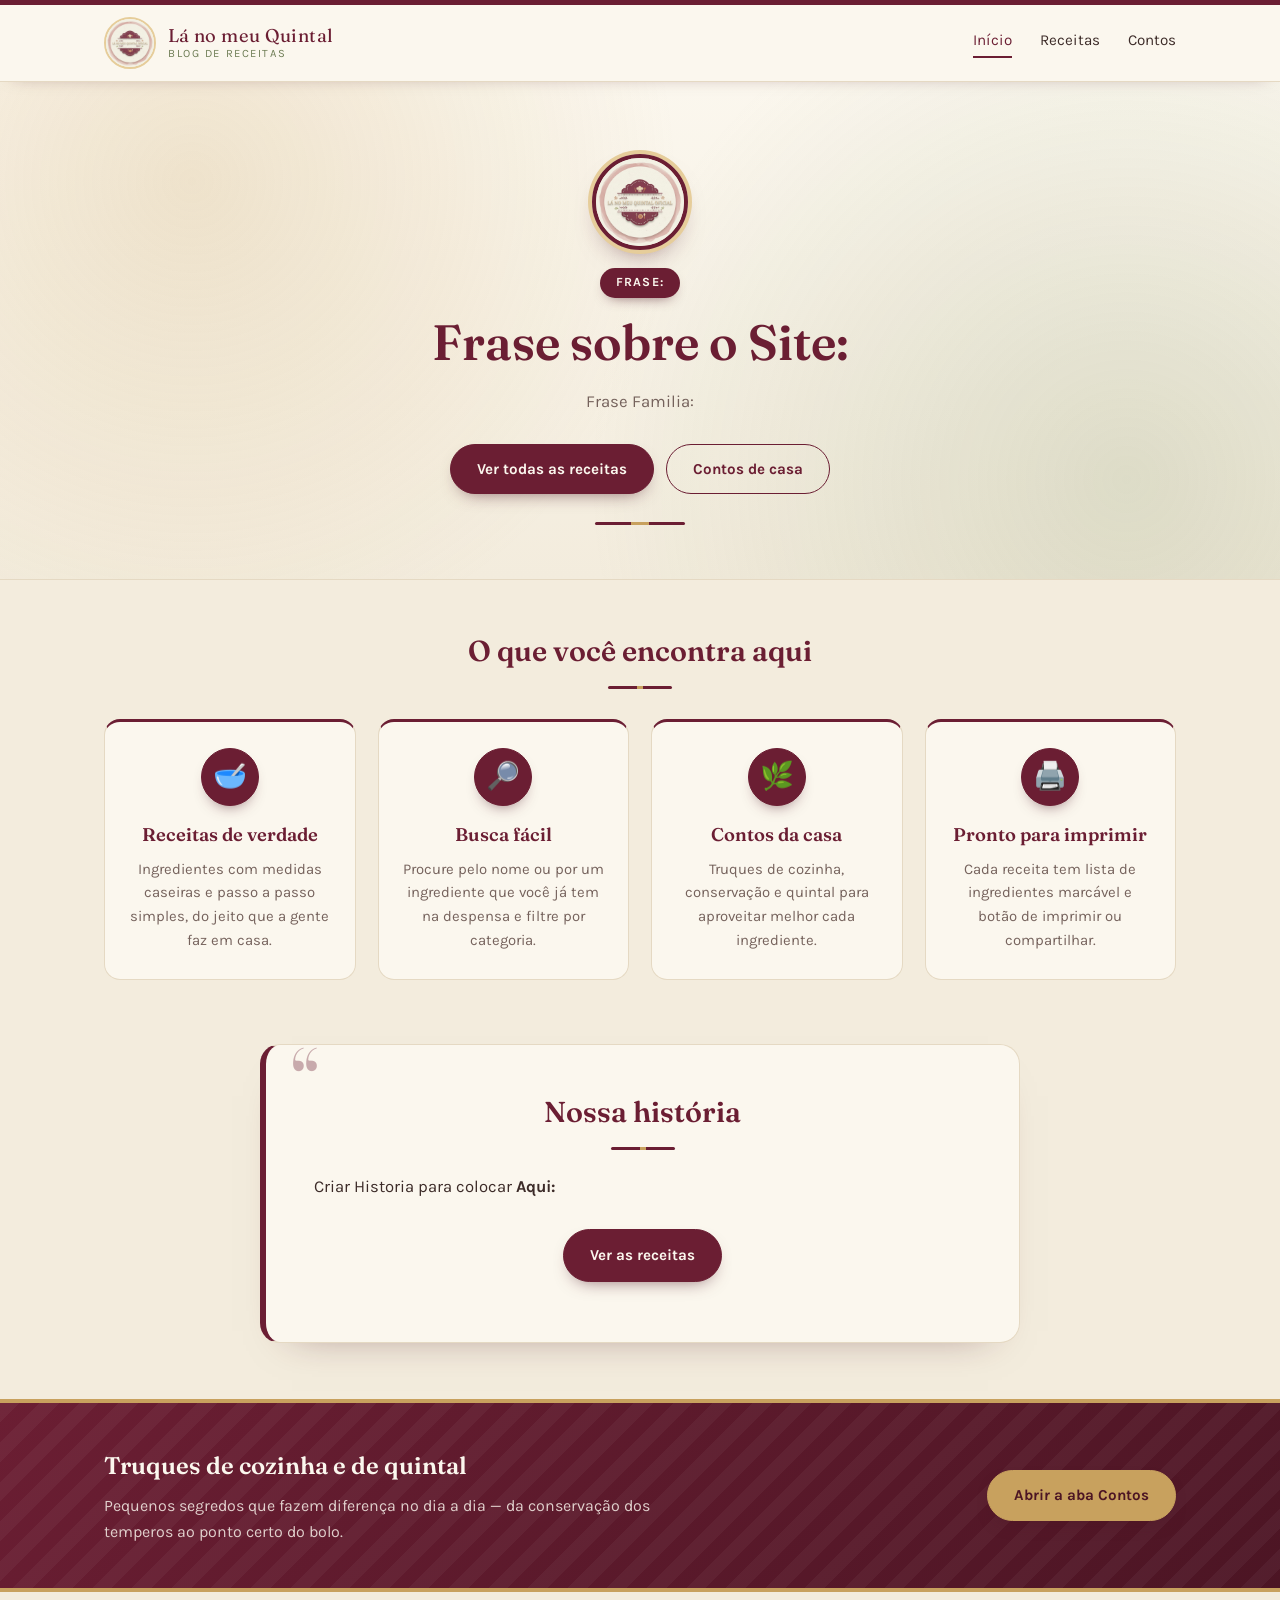
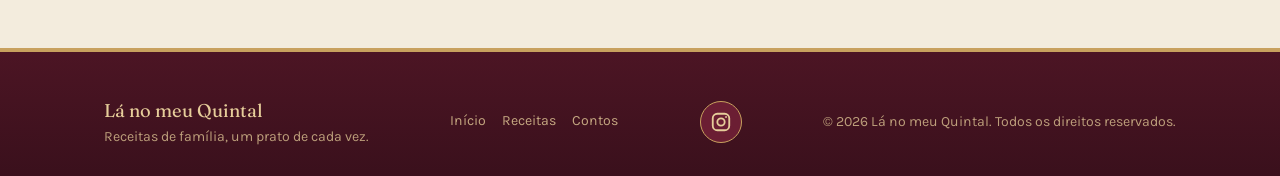
<file: index.html>
<!DOCTYPE html>
<html lang="pt-BR">
<head>
<meta charset="UTF-8" />
<meta name="viewport" content="width=device-width, initial-scale=1.0, viewport-fit=cover" />
<title>Lá no meu Quintal — blog de receitas</title>
<meta name="description" content="Receitas de família, feitas com o que tem no quintal e na cozinha de casa." />
<meta name="theme-color" content="#6b1e33" />
<meta property="og:type" content="website" />
<meta property="og:title" content="Lá no meu Quintal — blog de receitas" />
<meta property="og:description" content="Receitas de família, feitas com o que tem no quintal e na cozinha de casa." />
<meta property="og:image" content="assets/logo.jpeg" />
<link rel="icon" type="image/jpeg" href="assets/logo.jpeg" />
<link rel="preconnect" href="https://fonts.googleapis.com" />
<link rel="preconnect" href="https://fonts.gstatic.com" crossorigin />
<link href="https://fonts.googleapis.com/css2?family=Fraunces:wght@500;600;700&family=Karla:wght@400;500;700&display=swap" rel="stylesheet" />
<link rel="stylesheet" href="estilos.css" />
</head>
<body>

<a href="#historia" class="pular-conteudo">Pular para a nossa história</a>

<header class="cabecalho">
  <div class="container">
    <a href="index.html" class="marca">
      <img src="assets/logo.jpeg" alt="Logo Lá no meu Quintal" width="52" height="52" />
      <span class="marca-nome">Lá no meu Quintal<span>BLOG DE RECEITAS</span></span>
    </a>
    <button class="menu-botao" id="botaoMenu" type="button" aria-label="Abrir menu" aria-expanded="false" aria-controls="navegacao">☰</button>
    <nav class="navegacao" id="navegacao" aria-label="Navegação principal">
      <a href="index.html" class="ativo" aria-current="page">Início</a>
      <a href="receitas.html">Receitas</a>
      <a href="dicas.html">Contos</a>
    </nav>
  </div>
</header>

<main>
  <section class="hero">
    <div class="container">
      <img src="assets/logo.jpeg" alt="" width="96" height="96" class="hero-logo" />
      <span class="hero-selo">Frase:</span>
      <h1>Frase sobre o Site:</h1>
      <p>Frase Familia:</p>
      <div class="hero-acoes">
        <a href="receitas.html" class="botao-primario">Ver todas as receitas</a>
        <a href="dicas.html" class="botao-secundario">Contos de casa</a>
      </div>
    </div>
  </section>

  <section class="secao-diferenciais" aria-labelledby="tituloDif">
    <div class="container">
      <h2 class="titulo-centro" id="tituloDif">O que você encontra aqui</h2>
      <div class="grade-diferenciais">
        <article class="diferencial">
          <span class="diferencial-icone" aria-hidden="true">🥣</span>
          <h3>Receitas de verdade</h3>
          <p>Ingredientes com medidas caseiras e passo a passo simples, do jeito que a gente faz em casa.</p>
        </article>
        <article class="diferencial">
          <span class="diferencial-icone" aria-hidden="true">🔎</span>
          <h3>Busca fácil</h3>
          <p>Procure pelo nome ou por um ingrediente que você já tem na despensa e filtre por categoria.</p>
        </article>
        <article class="diferencial">
          <span class="diferencial-icone" aria-hidden="true">🌿</span>
          <h3>Contos da casa</h3>
          <p>Truques de cozinha, conservação e quintal para aproveitar melhor cada ingrediente.</p>
        </article>
        <article class="diferencial">
          <span class="diferencial-icone" aria-hidden="true">🖨️</span>
          <h3>Pronto para imprimir</h3>
          <p>Cada receita tem lista de ingredientes marcável e botão de imprimir ou compartilhar.</p>
        </article>
      </div>
    </div>
  </section>

  <section class="secao-historia" id="historia" aria-labelledby="tituloHistoria">
    <div class="container">
      <h2 id="tituloHistoria">Nossa história</h2>
      <p>Criar Historia para colocar <strong>Aqui:</strong></p>
      <p class="historia-acoes">
        <a href="receitas.html" class="botao-primario">Ver as receitas</a>
      </p>
    </div>
  </section>

  <section class="faixa-dicas" aria-labelledby="tituloFaixaDicas">
    <div class="container">
      <div>
        <h2 id="tituloFaixaDicas">Truques de cozinha e de quintal</h2>
        <p>Pequenos segredos que fazem diferença no dia a dia — da conservação dos temperos ao ponto certo do bolo.</p>
      </div>
      <a href="dicas.html" class="botao-primario">Abrir a aba Contos</a>
    </div>
  </section>
</main>

<footer class="rodape">
  <div class="container">
    <div>
      <div class="rodape-marca">Lá no meu Quintal</div>
      <p>Receitas de família, um prato de cada vez.</p>
    </div>
    <div class="rodape-links">
      <a href="index.html">Início</a>
      <a href="receitas.html">Receitas</a>
      <a href="dicas.html">Contos</a>
    </div>
    <a href="https://www.instagram.com/lanomeuquintaloficial/" class="rodape-instagram" target="_blank" rel="noopener noreferrer" aria-label="Instagram (abre em nova aba)" title="Instagram">
      <svg xmlns="http://www.w3.org/2000/svg" width="22" height="22" viewBox="0 0 24 24" fill="none" stroke="currentColor" stroke-width="2" stroke-linecap="round" stroke-linejoin="round" aria-hidden="true" focusable="false"><rect x="3" y="3" width="18" height="18" rx="5"/><circle cx="12" cy="12" r="4"/><circle cx="17.5" cy="6.5" r="1" fill="currentColor" stroke="none"/></svg>
    </a>
    <p>&copy; <span id="ano">2026</span> Lá no meu Quintal. Todos os direitos reservados.</p>
  </div>
</footer>

<script src="script.js"></script>
</body>
</html>
</file>
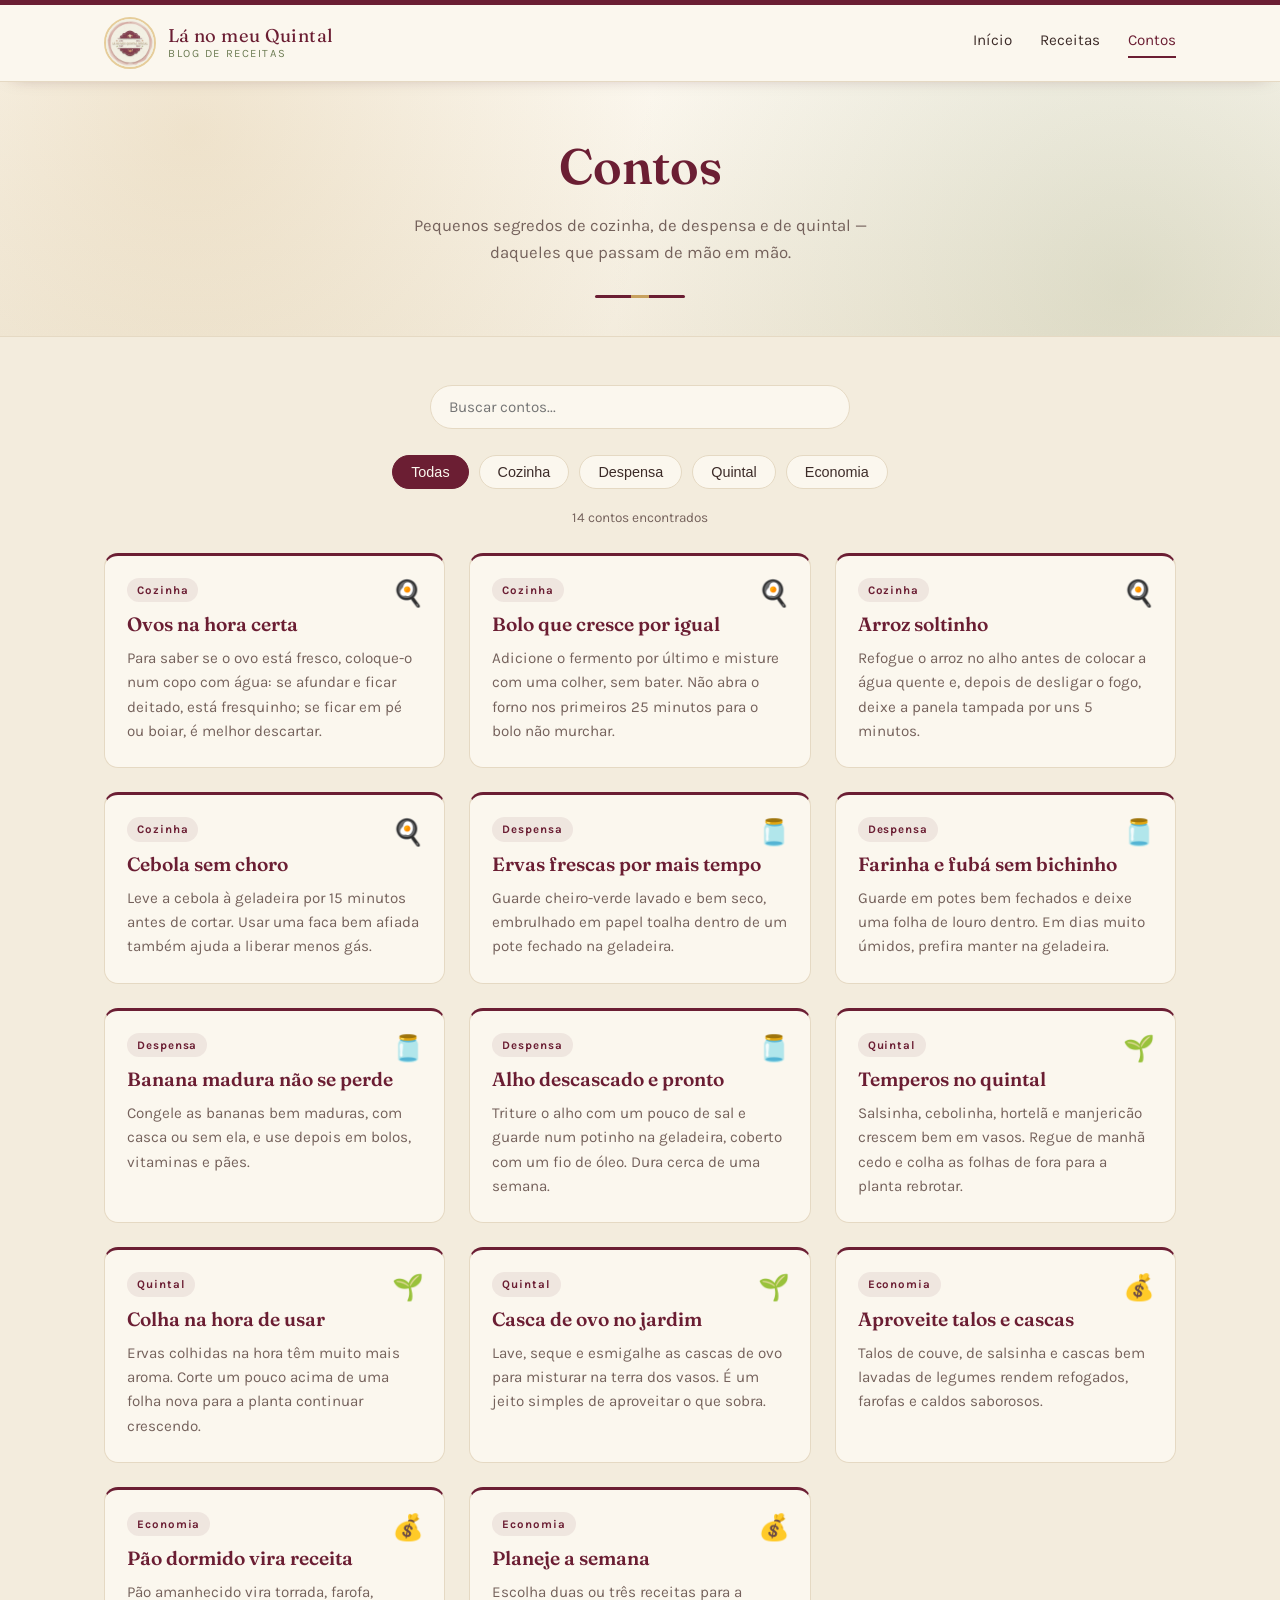
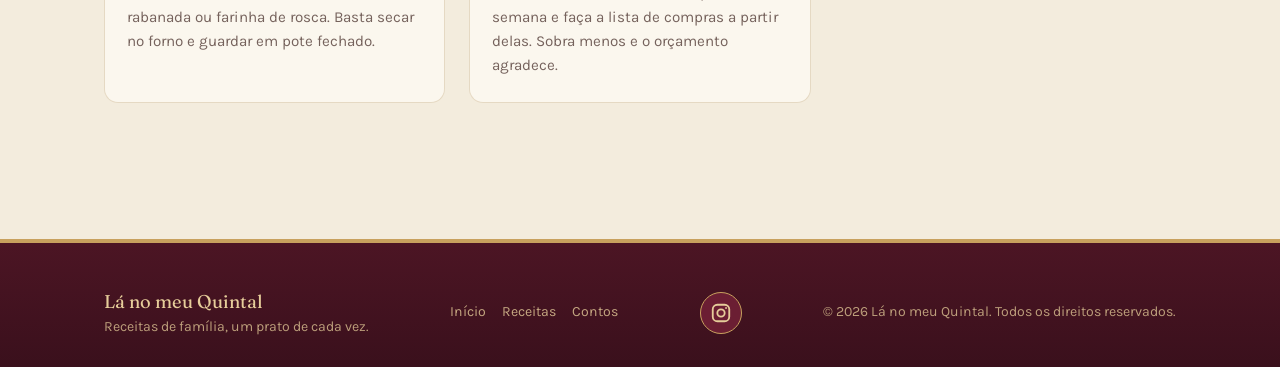
<file: dicas.html>
<!DOCTYPE html>
<html lang="pt-BR">
<head>
<meta charset="UTF-8" />
<meta name="viewport" content="width=device-width, initial-scale=1.0, viewport-fit=cover" />
<title>Contos — Lá no meu Quintal</title>
<meta name="description" content="Contos de cozinha, conservação e quintal para o dia a dia, direto do Lá no meu Quintal." />
<meta name="theme-color" content="#6b1e33" />
<meta property="og:type" content="website" />
<meta property="og:title" content="Contos — Lá no meu Quintal" />
<meta property="og:description" content="Contos de cozinha, conservação e quintal para o dia a dia, direto do Lá no meu Quintal." />
<meta property="og:image" content="assets/logo.jpeg" />
<link rel="icon" type="image/jpeg" href="assets/logo.jpeg" />
<link rel="preconnect" href="https://fonts.googleapis.com" />
<link rel="preconnect" href="https://fonts.gstatic.com" crossorigin />
<link href="https://fonts.googleapis.com/css2?family=Fraunces:wght@500;600;700&family=Karla:wght@400;500;700&display=swap" rel="stylesheet" />
<link rel="stylesheet" href="estilos.css" />
</head>
<body>

<a href="#listaDicas" class="pular-conteudo">Pular para os contos</a>

<header class="cabecalho">
  <div class="container">
    <a href="index.html" class="marca">
      <img src="assets/logo.jpeg" alt="Logo Lá no meu Quintal" width="52" height="52" />
      <span class="marca-nome">Lá no meu Quintal<span>BLOG DE RECEITAS</span></span>
    </a>
    <button class="menu-botao" id="botaoMenu" type="button" aria-label="Abrir menu" aria-expanded="false" aria-controls="navegacao">☰</button>
    <nav class="navegacao" id="navegacao" aria-label="Navegação principal">
      <a href="index.html">Início</a>
      <a href="receitas.html">Receitas</a>
      <a href="dicas.html" class="ativo" aria-current="page">Contos</a>
    </nav>
  </div>
</header>

<main>
  <section class="hero hero-compacto">
    <div class="container">
      <h1>Contos</h1>
      <p>Pequenos segredos de cozinha, de despensa e de quintal — daqueles que passam de mão em mão.</p>
    </div>
  </section>

  <section class="secao-receitas" id="listaDicas">
    <div class="container">
      <div class="busca" role="search">
        <label for="campoBusca" class="so-leitor">Buscar contos</label>
        <input type="search" id="campoBusca" placeholder="Buscar contos..." autocomplete="off" />
        <button type="button" class="busca-limpar" id="limparBusca" aria-label="Limpar busca" hidden>×</button>
      </div>
      <div class="filtros" id="filtros" role="group" aria-label="Filtrar por categoria"></div>
      <p class="contagem" id="contagem" role="status" aria-live="polite"></p>
      <div class="grade-dicas" id="gradeDicas"></div>
      <noscript><p class="sem-resultados">Ative o JavaScript no navegador para ver os contos.</p></noscript>
    </div>
  </section>
</main>

<footer class="rodape">
  <div class="container">
    <div>
      <div class="rodape-marca">Lá no meu Quintal</div>
      <p>Receitas de família, um prato de cada vez.</p>
    </div>
    <div class="rodape-links">
      <a href="index.html">Início</a>
      <a href="receitas.html">Receitas</a>
      <a href="dicas.html">Contos</a>
    </div>
    <a href="https://www.instagram.com/lanomeuquintaloficial/" class="rodape-instagram" target="_blank" rel="noopener noreferrer" aria-label="Instagram (abre em nova aba)" title="Instagram">
      <svg xmlns="http://www.w3.org/2000/svg" width="22" height="22" viewBox="0 0 24 24" fill="none" stroke="currentColor" stroke-width="2" stroke-linecap="round" stroke-linejoin="round" aria-hidden="true" focusable="false"><rect x="3" y="3" width="18" height="18" rx="5"/><circle cx="12" cy="12" r="4"/><circle cx="17.5" cy="6.5" r="1" fill="currentColor" stroke="none"/></svg>
    </a>
    <p>&copy; <span id="ano">2026</span> Lá no meu Quintal. Todos os direitos reservados.</p>
  </div>
</footer>

<script src="dicas.js"></script>
<script src="script.js"></script>
</body>
</html>
</file>
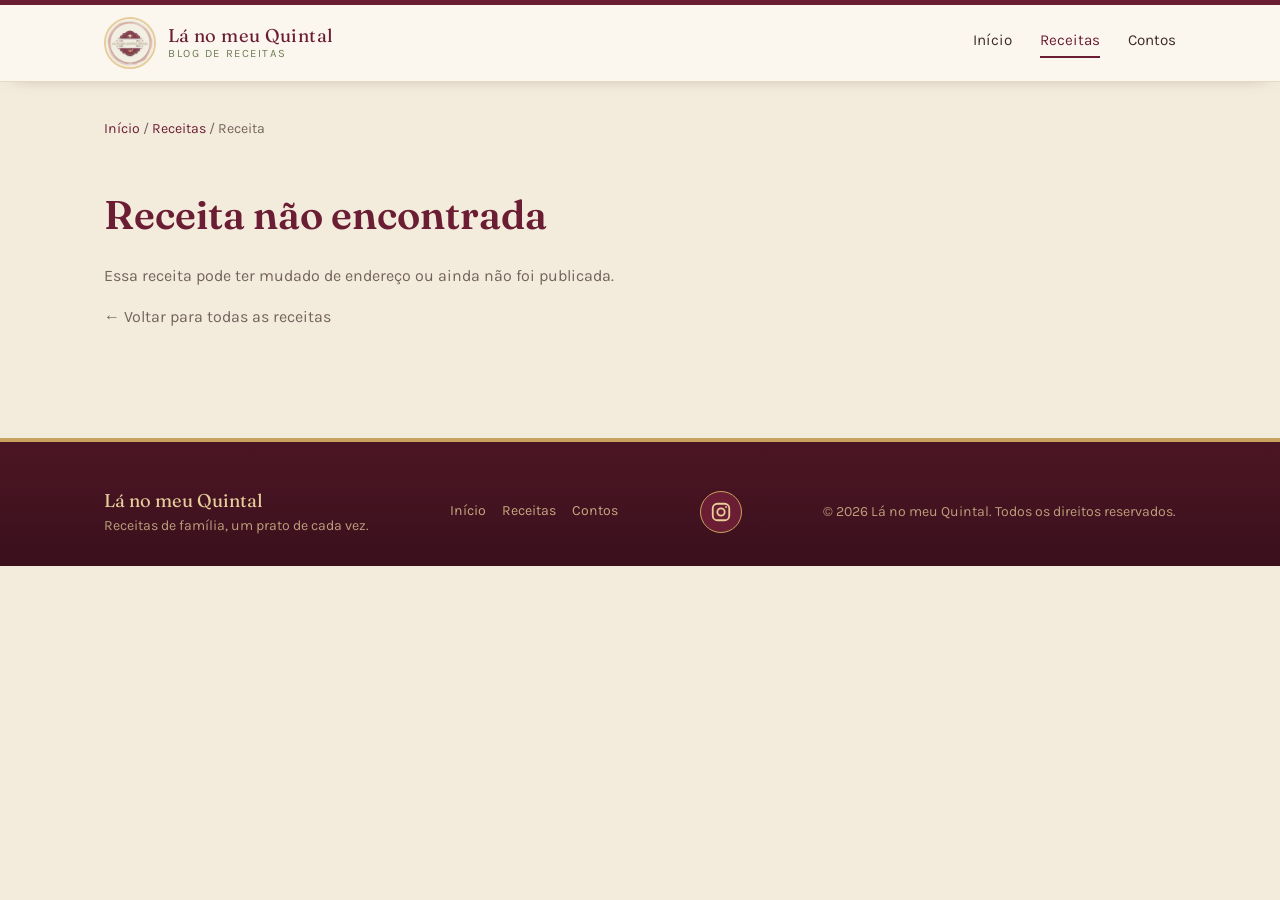
<file: receita.html>
<!DOCTYPE html>
<html lang="pt-BR">
<head>
<meta charset="UTF-8" />
<meta name="viewport" content="width=device-width, initial-scale=1.0, viewport-fit=cover" />
<title id="tituloAba">Receita — Lá no meu Quintal</title>
<meta name="description" id="metaDescricao" content="Receita de família do Lá no meu Quintal." />
<meta name="theme-color" content="#6b1e33" />
<link rel="icon" type="image/jpeg" href="assets/logo.jpeg" />
<link rel="preconnect" href="https://fonts.googleapis.com" />
<link rel="preconnect" href="https://fonts.gstatic.com" crossorigin />
<link href="https://fonts.googleapis.com/css2?family=Fraunces:wght@500;600;700&family=Karla:wght@400;500;700&display=swap" rel="stylesheet" />
<link rel="stylesheet" href="estilos.css" />
</head>
<body>

<a href="#receitaTopo" class="pular-conteudo">Pular para a receita</a>

<header class="cabecalho">
  <div class="container">
    <a href="index.html" class="marca">
      <img src="assets/logo.jpeg" alt="Logo Lá no meu Quintal" width="52" height="52" />
      <span class="marca-nome">Lá no meu Quintal<span>BLOG DE RECEITAS</span></span>
    </a>
    <button class="menu-botao" id="botaoMenu" type="button" aria-label="Abrir menu" aria-expanded="false" aria-controls="navegacao">☰</button>
    <nav class="navegacao" id="navegacao" aria-label="Navegação principal">
      <a href="index.html">Início</a>
      <a href="receitas.html" class="ativo">Receitas</a>
      <a href="dicas.html">Contos</a>
    </nav>
  </div>
</header>

<main>
  <div class="container">
    <p class="trilha"><a href="index.html">Início</a> / <a href="receitas.html">Receitas</a> / <span id="trilhaCategoria">Receita</span></p>
  </div>

  <section class="container receita-topo" id="receitaTopo" aria-live="polite">
    <p class="sem-resultados">Carregando receita...</p>
  </section>

  <section class="container receita-conteudo" id="receitaConteudo"></section>

  <nav class="container receita-navegacao" id="receitaNavegacao" aria-label="Outras receitas"></nav>

  <noscript><p class="sem-resultados">Ative o JavaScript no navegador para ver a receita.</p></noscript>
</main>

<footer class="rodape">
  <div class="container">
    <div>
      <div class="rodape-marca">Lá no meu Quintal</div>
      <p>Receitas de família, um prato de cada vez.</p>
    </div>
    <div class="rodape-links">
      <a href="index.html">Início</a>
      <a href="receitas.html">Receitas</a>
      <a href="dicas.html">Contos</a>
    </div>
    <a href="https://www.instagram.com/lanomeuquintaloficial/" class="rodape-instagram" target="_blank" rel="noopener noreferrer" aria-label="Instagram (abre em nova aba)" title="Instagram">
      <svg xmlns="http://www.w3.org/2000/svg" width="22" height="22" viewBox="0 0 24 24" fill="none" stroke="currentColor" stroke-width="2" stroke-linecap="round" stroke-linejoin="round" aria-hidden="true" focusable="false"><rect x="3" y="3" width="18" height="18" rx="5"/><circle cx="12" cy="12" r="4"/><circle cx="17.5" cy="6.5" r="1" fill="currentColor" stroke="none"/></svg>
    </a>
    <p>&copy; <span id="ano">2026</span> Lá no meu Quintal. Todos os direitos reservados.</p>
  </div>
</footer>

<script src="receitas.js"></script>
<script src="script.js"></script>
</body>
</html>
</file>
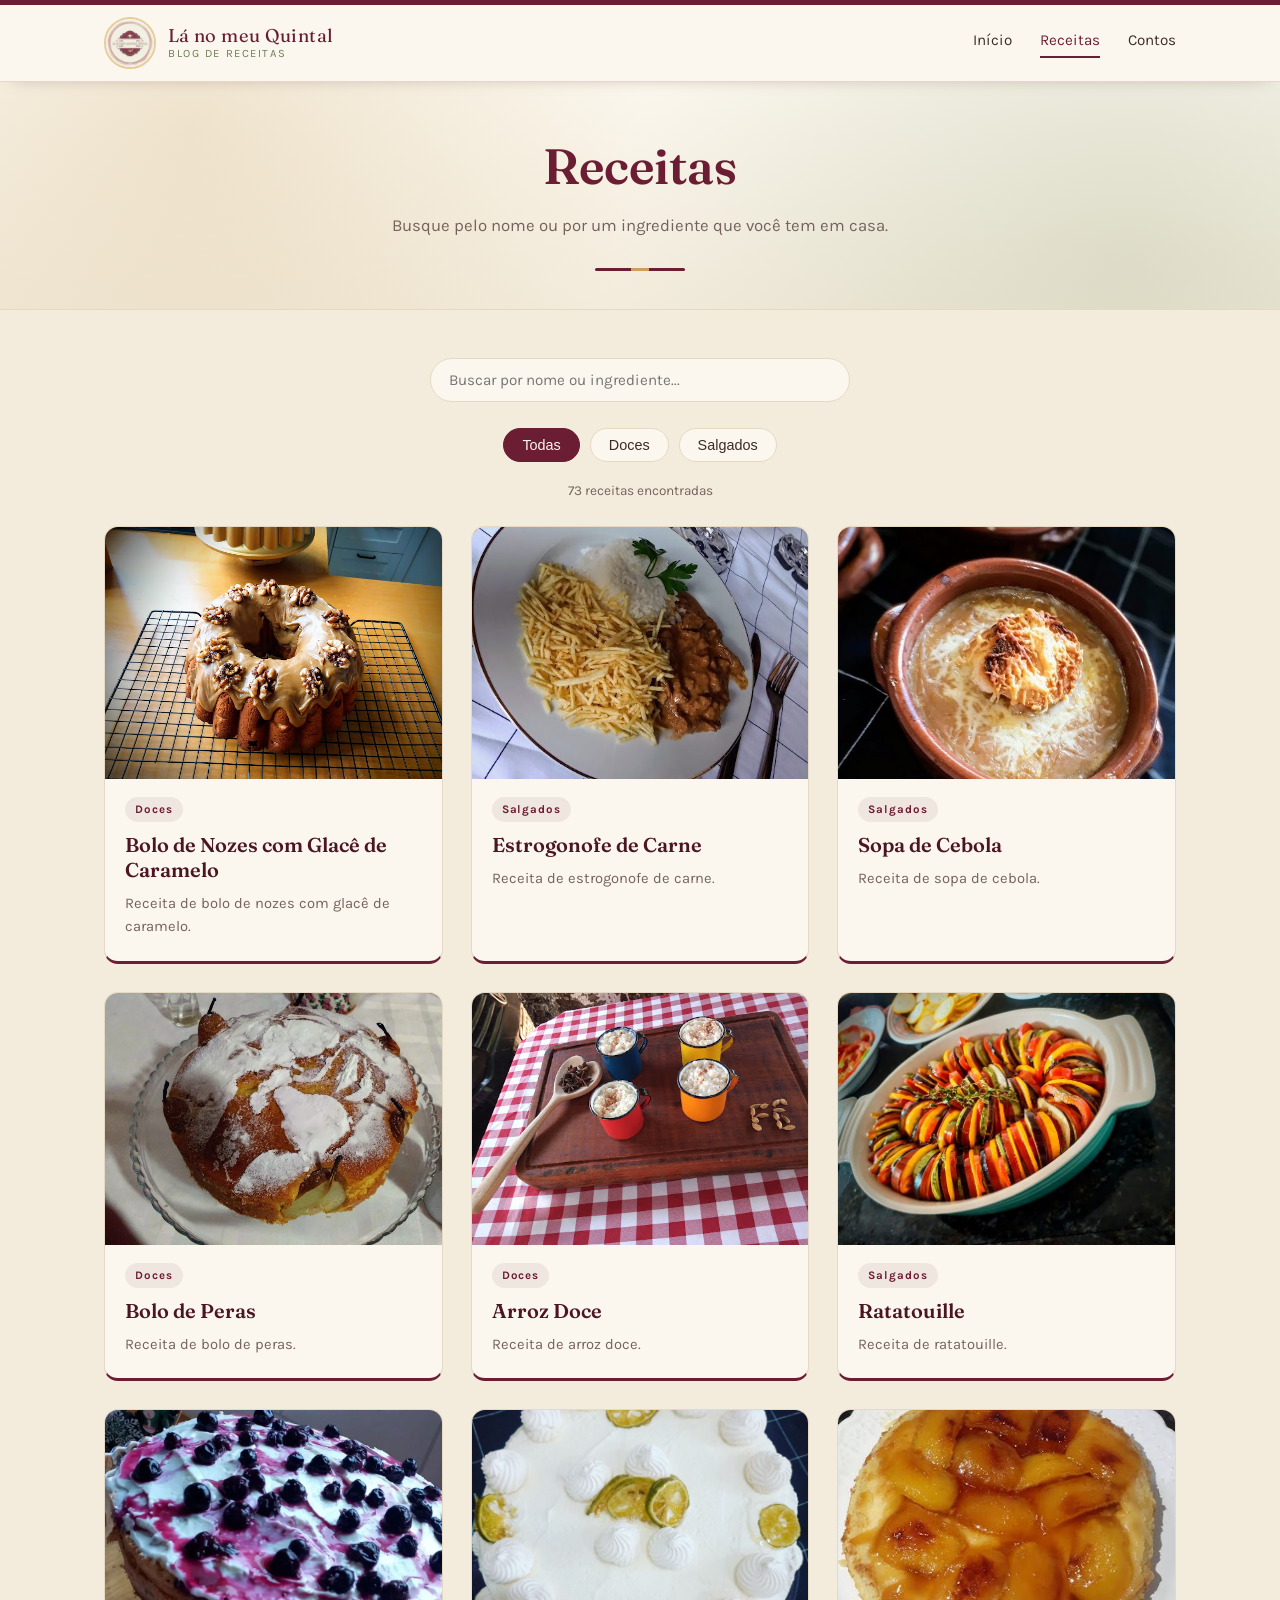
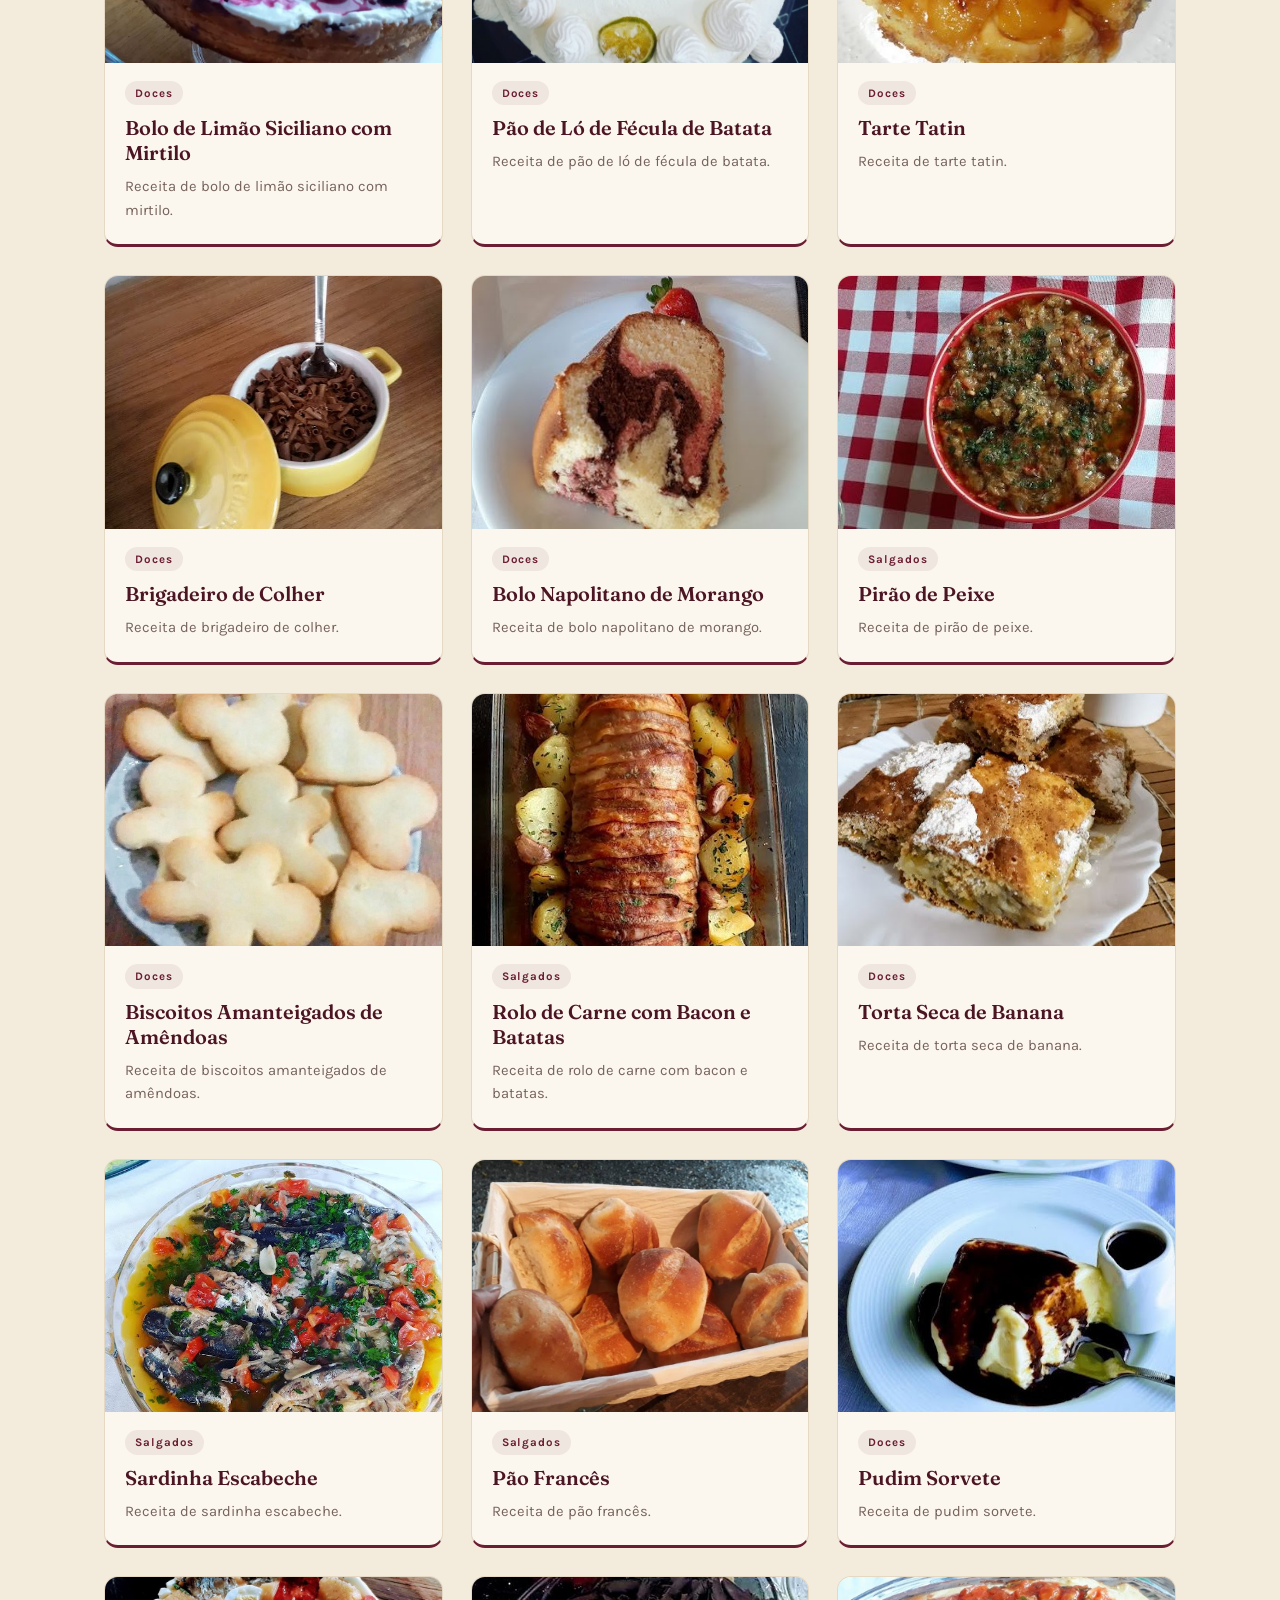
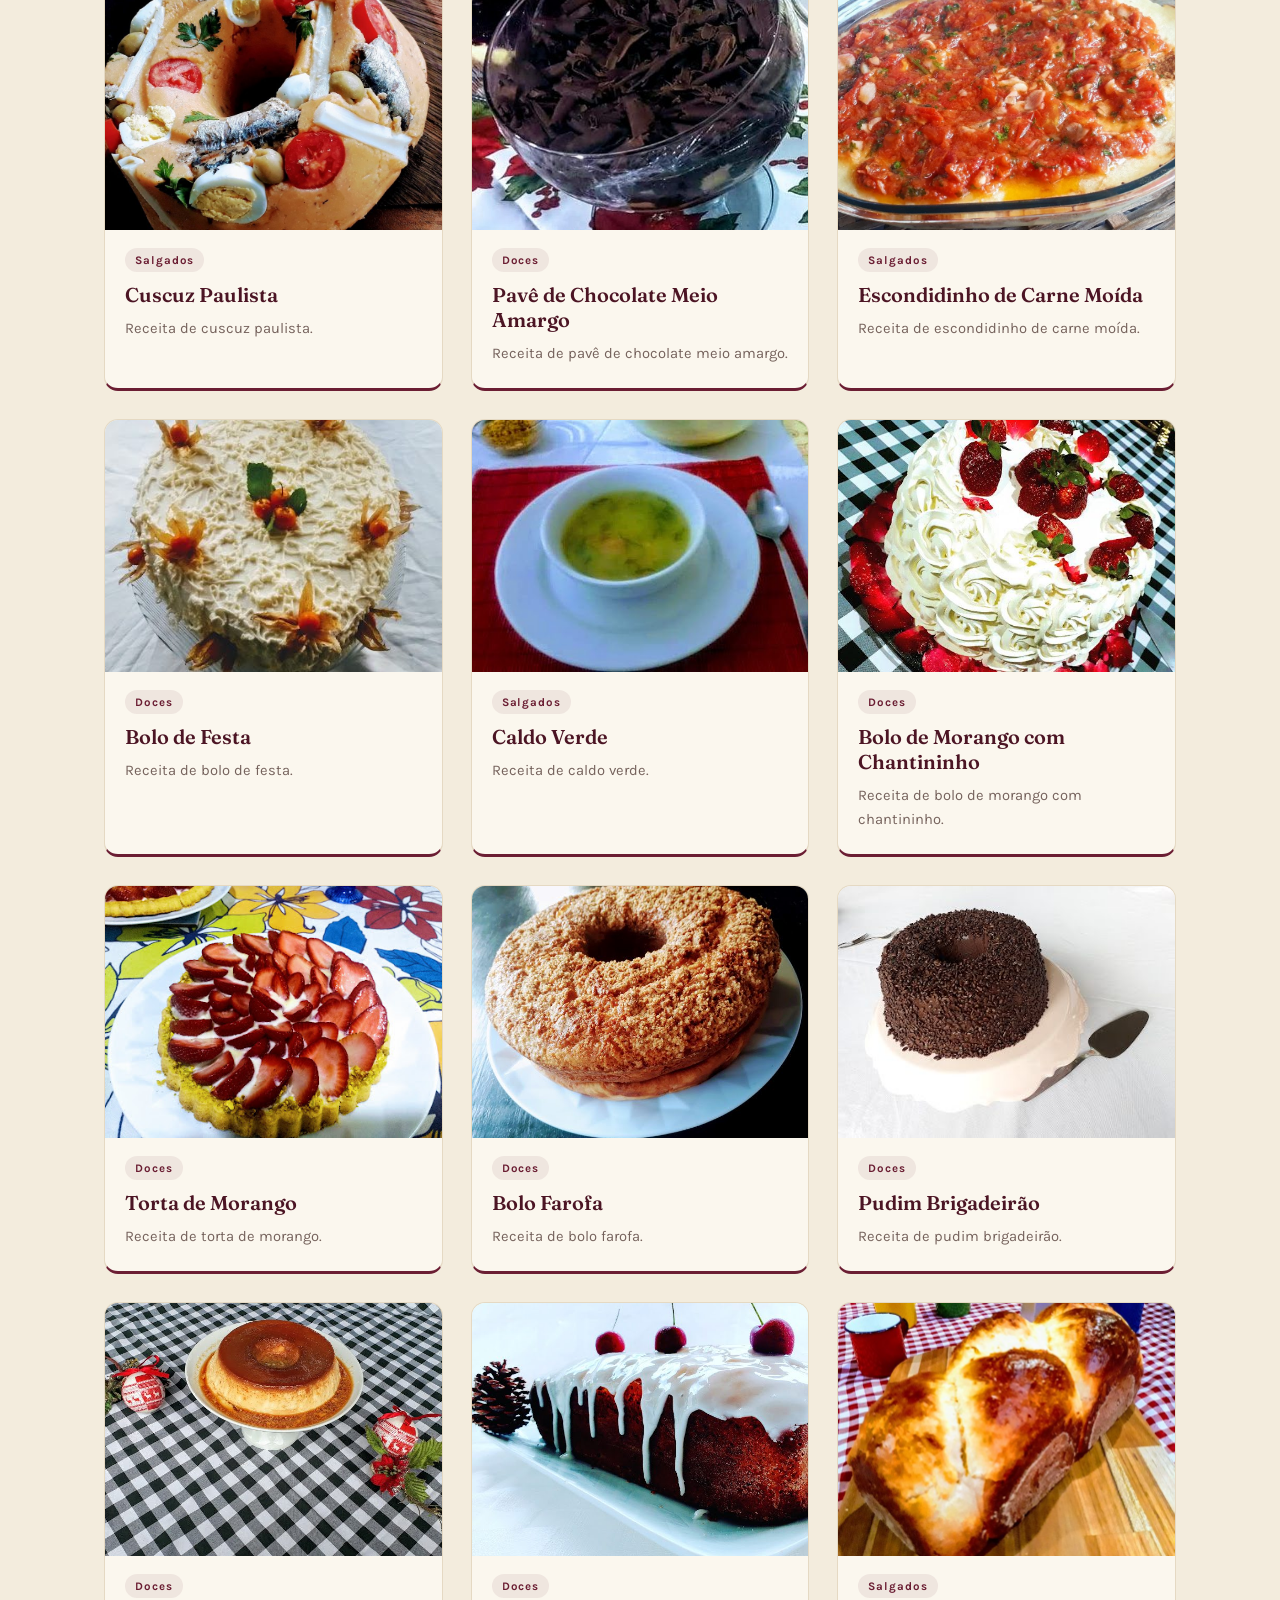
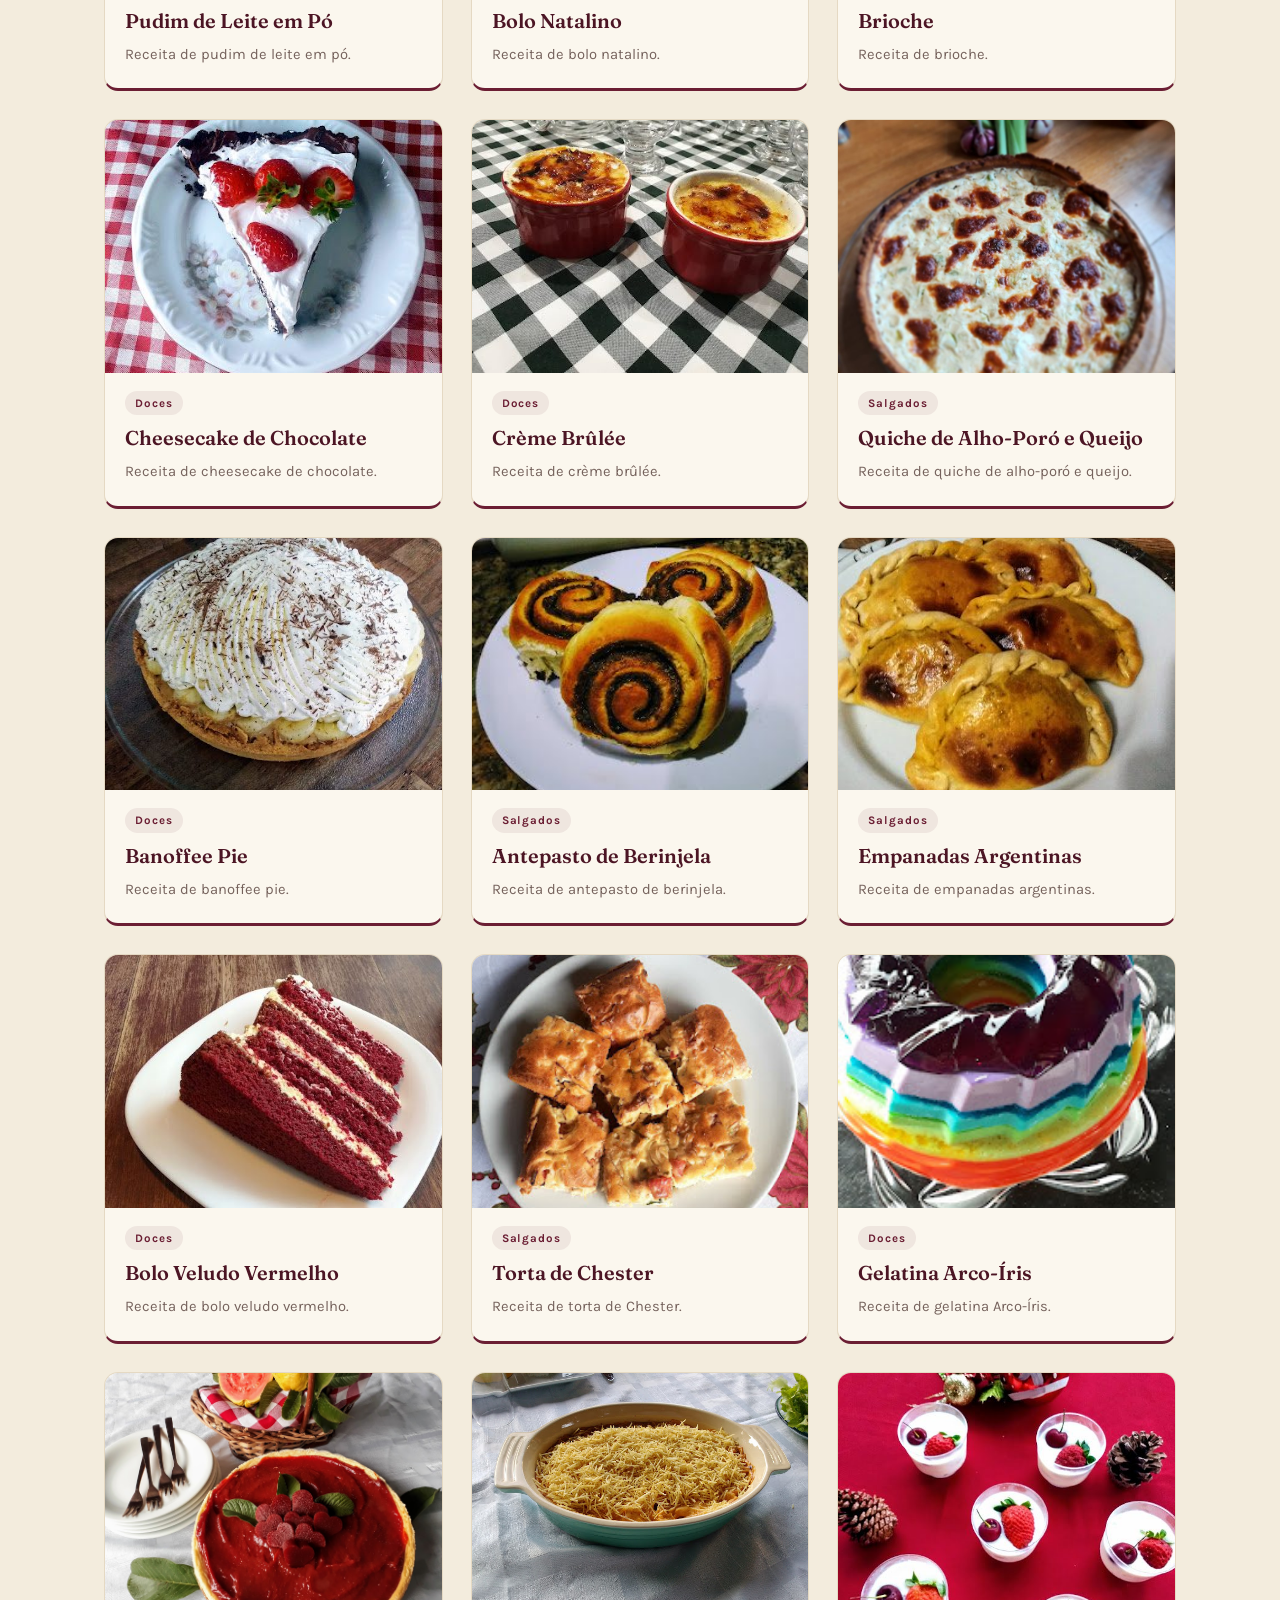
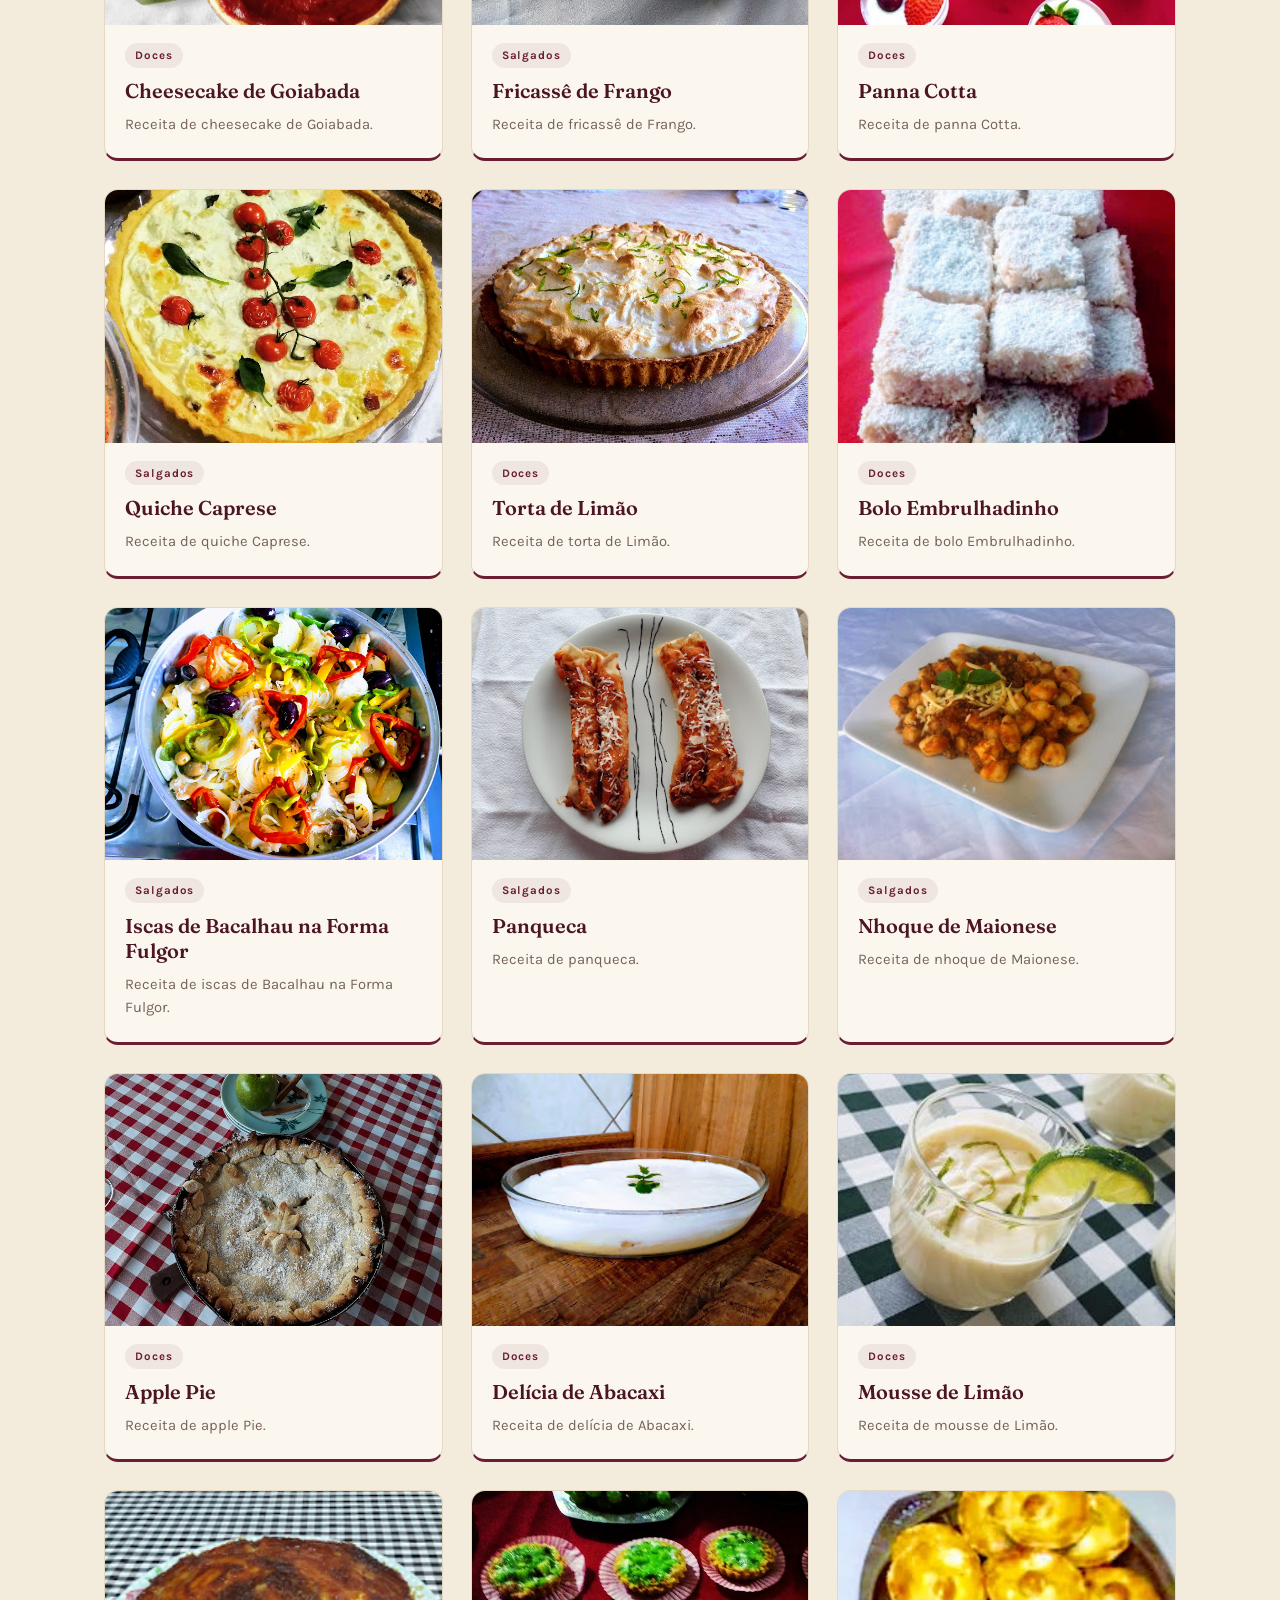
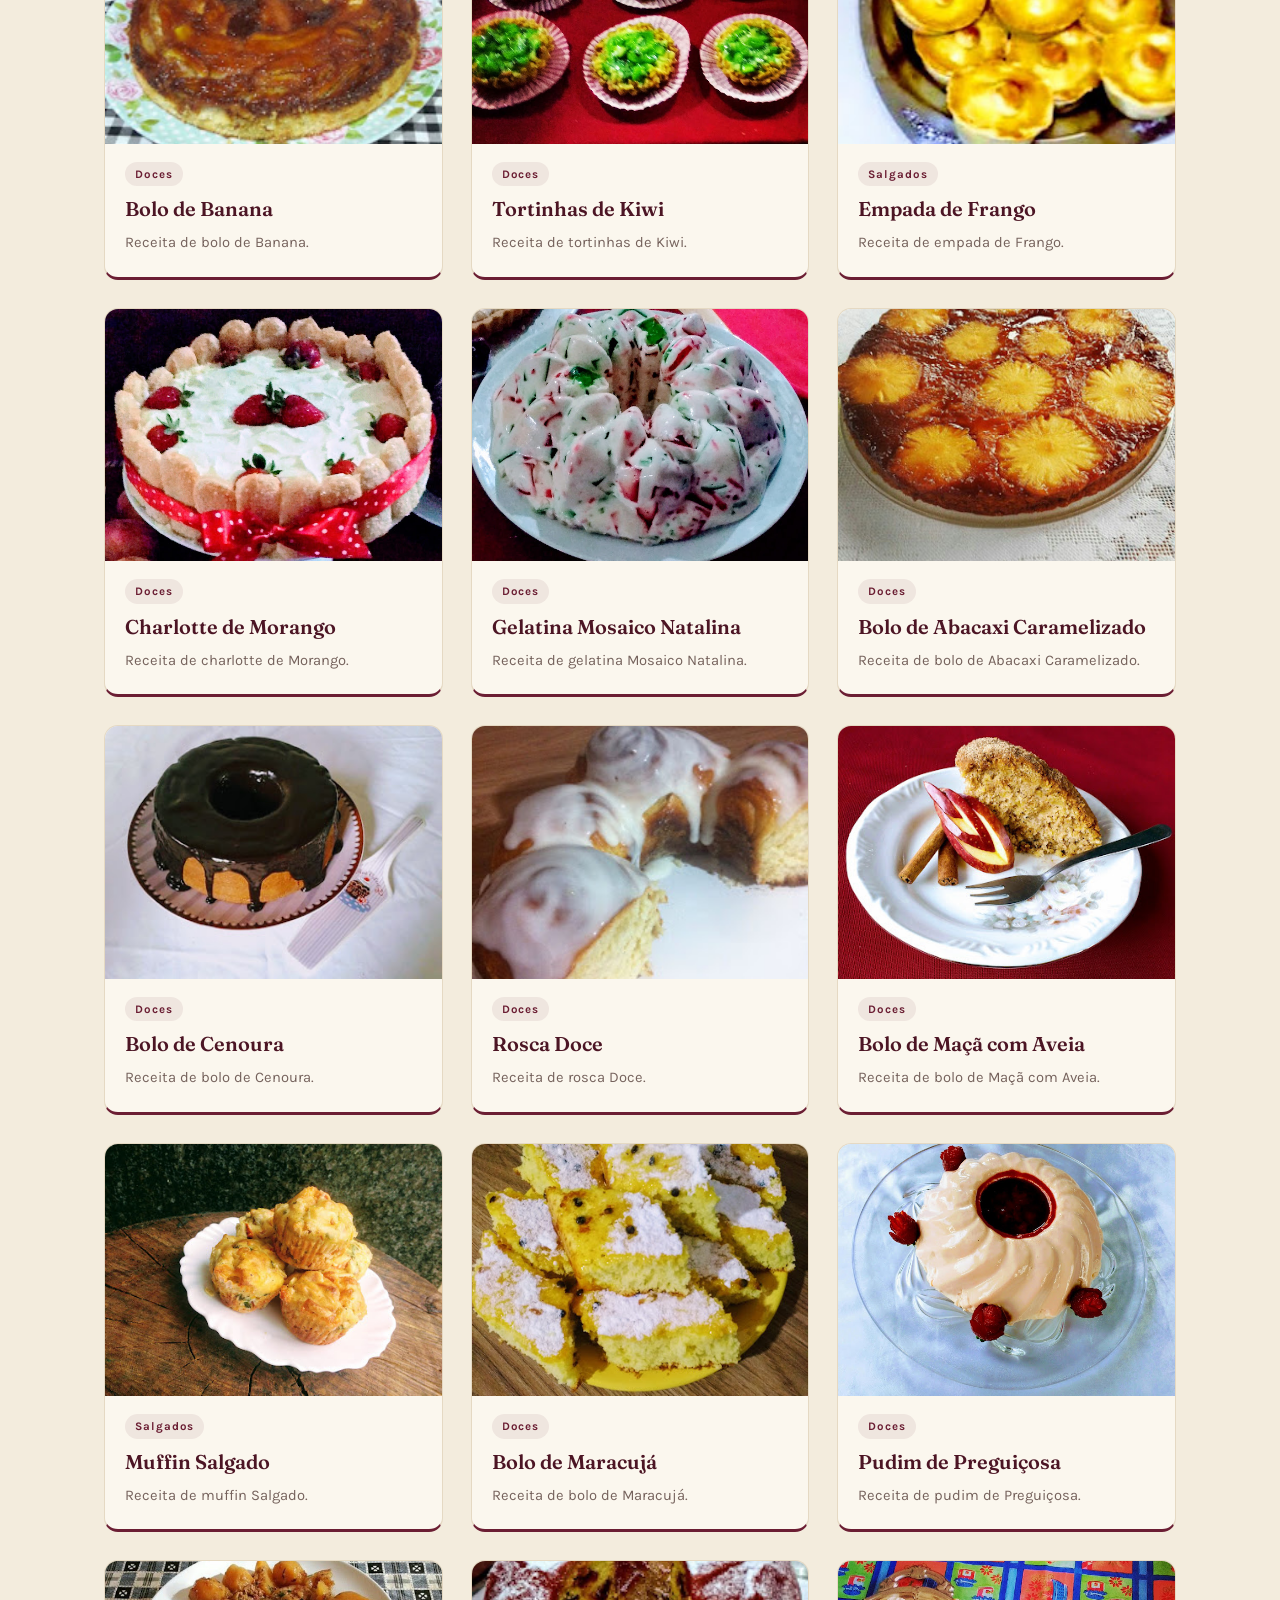
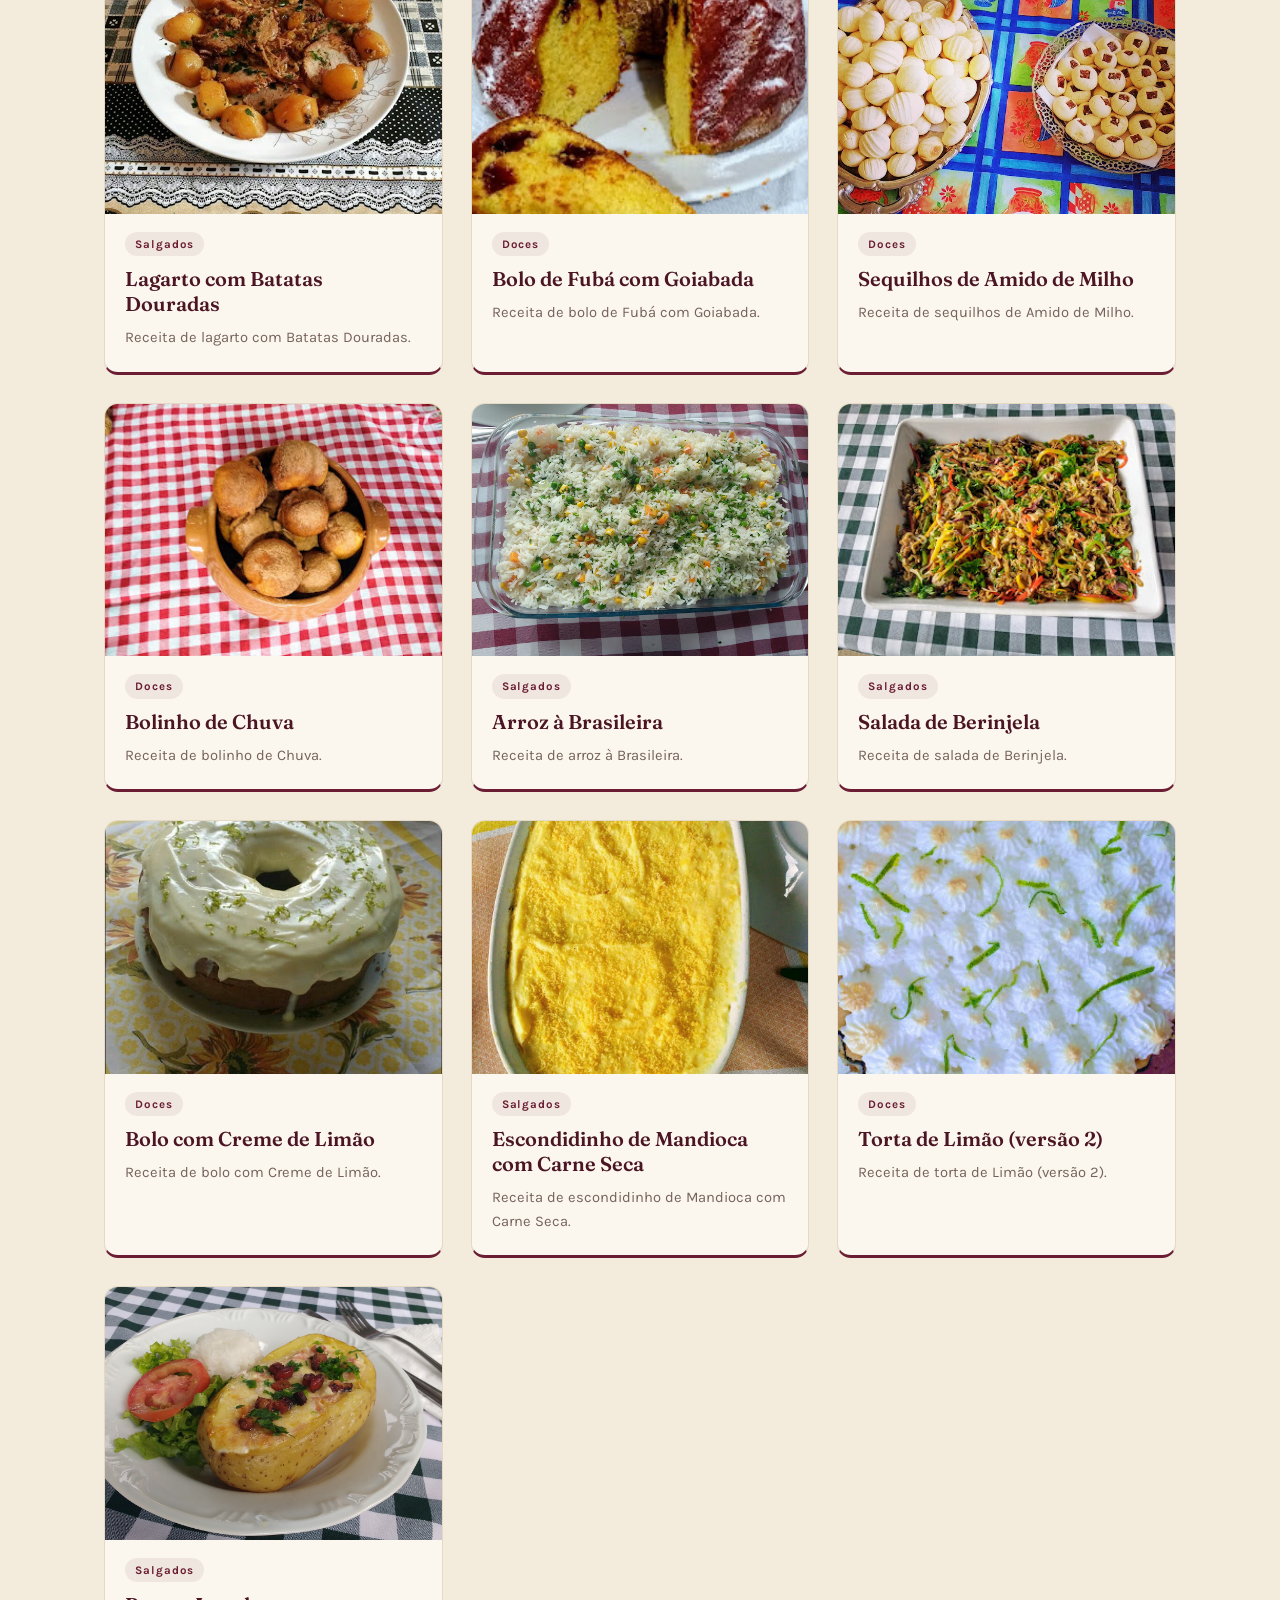
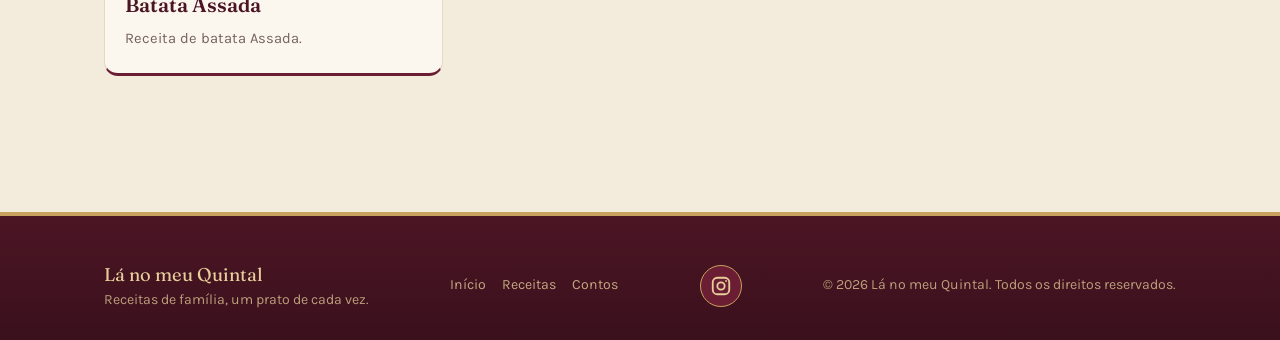
<file: receitas.html>
<!DOCTYPE html>
<html lang="pt-BR">
<head>
<meta charset="UTF-8" />
<meta name="viewport" content="width=device-width, initial-scale=1.0, viewport-fit=cover" />
<title>Receitas — Lá no meu Quintal</title>
<meta name="description" content="Todas as receitas do Lá no meu Quintal: busque por nome ou ingrediente e filtre por categoria." />
<meta name="theme-color" content="#6b1e33" />
<meta property="og:type" content="website" />
<meta property="og:title" content="Receitas — Lá no meu Quintal" />
<meta property="og:description" content="Todas as receitas do Lá no meu Quintal: busque por nome ou ingrediente e filtre por categoria." />
<meta property="og:image" content="assets/logo.jpeg" />
<link rel="icon" type="image/jpeg" href="assets/logo.jpeg" />
<link rel="preconnect" href="https://fonts.googleapis.com" />
<link rel="preconnect" href="https://fonts.gstatic.com" crossorigin />
<link href="https://fonts.googleapis.com/css2?family=Fraunces:wght@500;600;700&family=Karla:wght@400;500;700&display=swap" rel="stylesheet" />
<link rel="stylesheet" href="estilos.css" />
</head>
<body>

<a href="#receitas" class="pular-conteudo">Pular para as receitas</a>

<header class="cabecalho">
  <div class="container">
    <a href="index.html" class="marca">
      <img src="assets/logo.jpeg" alt="Logo Lá no meu Quintal" width="52" height="52" />
      <span class="marca-nome">Lá no meu Quintal<span>BLOG DE RECEITAS</span></span>
    </a>
    <button class="menu-botao" id="botaoMenu" type="button" aria-label="Abrir menu" aria-expanded="false" aria-controls="navegacao">☰</button>
    <nav class="navegacao" id="navegacao" aria-label="Navegação principal">
      <a href="index.html">Início</a>
      <a href="receitas.html" class="ativo" aria-current="page">Receitas</a>
      <a href="dicas.html">Contos</a>
    </nav>
  </div>
</header>

<main>
  <section class="hero hero-compacto">
    <div class="container">
      <h1>Receitas</h1>
      <p>Busque pelo nome ou por um ingrediente que você tem em casa.</p>
    </div>
  </section>

  <section class="secao-receitas" id="receitas">
    <div class="container">
      <div class="busca" role="search">
        <label for="campoBusca" class="so-leitor">Buscar receitas</label>
        <input type="search" id="campoBusca" placeholder="Buscar por nome ou ingrediente..." autocomplete="off" />
        <button type="button" class="busca-limpar" id="limparBusca" aria-label="Limpar busca" hidden>×</button>
      </div>
      <div class="filtros" id="filtros" role="group" aria-label="Filtrar por categoria"></div>
      <p class="contagem" id="contagem" role="status" aria-live="polite"></p>
      <div class="grade-receitas" id="grade"></div>
      <noscript><p class="sem-resultados">Ative o JavaScript no navegador para ver as receitas.</p></noscript>
    </div>
  </section>
</main>

<footer class="rodape">
  <div class="container">
    <div>
      <div class="rodape-marca">Lá no meu Quintal</div>
      <p>Receitas de família, um prato de cada vez.</p>
    </div>
    <div class="rodape-links">
      <a href="index.html">Início</a>
      <a href="receitas.html">Receitas</a>
      <a href="dicas.html">Contos</a>
    </div>
    <a href="https://www.instagram.com/lanomeuquintaloficial/" class="rodape-instagram" target="_blank" rel="noopener noreferrer" aria-label="Instagram (abre em nova aba)" title="Instagram">
      <svg xmlns="http://www.w3.org/2000/svg" width="22" height="22" viewBox="0 0 24 24" fill="none" stroke="currentColor" stroke-width="2" stroke-linecap="round" stroke-linejoin="round" aria-hidden="true" focusable="false"><rect x="3" y="3" width="18" height="18" rx="5"/><circle cx="12" cy="12" r="4"/><circle cx="17.5" cy="6.5" r="1" fill="currentColor" stroke="none"/></svg>
    </a>
    <p>&copy; <span id="ano">2026</span> Lá no meu Quintal. Todos os direitos reservados.</p>
  </div>
</footer>

<script src="receitas.js"></script>
<script src="script.js"></script>
</body>
</html>
</file>
<file: estilos.css>
/* =========================================================
   LÁ NO MEU QUINTAL — identidade visual
   Vinho profundo, dourado, verde-salvia e bege claro,
   inspirados na logo da marca.
   ========================================================= */

:root {
  --vinho: #6b1e33;
  --vinho-escuro: #4c1524;
  --vinho-suave: rgba(107, 30, 51, 0.08);
  --dourado: #c8a15e;
  --dourado-claro: #e6cd9a;
  --salvia: #8a9a6e;
  --salvia-escuro: #6e7d55;
  --bege: #f3ecdd;
  --bege-cartao: #fbf7ee;
  --texto: #3c2b28;
  --texto-suave: #75625c;
  --borda: #e5d9c3;

  --fonte-titulo: "Fraunces", "Georgia", serif;
  --fonte-corpo: "Karla", "Segoe UI", sans-serif;
}

* {
  box-sizing: border-box;
}

html {
  scroll-behavior: smooth;
}

body {
  margin: 0;
  background: var(--bege);
  color: var(--texto);
  font-family: var(--fonte-corpo);
  line-height: 1.6;
  -webkit-font-smoothing: antialiased;
}

img {
  max-width: 100%;
  display: block;
}

a {
  color: inherit;
  text-decoration: none;
}

h1, h2, h3, h4 {
  font-family: var(--fonte-titulo);
  margin: 0;
  color: var(--vinho-escuro);
  font-weight: 600;
}

.container {
  max-width: 1120px;
  margin: 0 auto;
  padding: 0 24px;
}

/* ---------- Cabeçalho ---------- */

.cabecalho {
  background: var(--bege-cartao);
  border-bottom: 1px solid var(--borda);
  position: sticky;
  top: 0;
  z-index: 20;
}

.cabecalho .container {
  display: flex;
  align-items: center;
  justify-content: space-between;
  gap: 24px;
  padding-top: 12px;
  padding-bottom: 12px;
}

.marca {
  display: flex;
  align-items: center;
  gap: 12px;
}

.marca img {
  width: 52px;
  height: 52px;
  border-radius: 50%;
  object-fit: cover;
  border: 2px solid var(--dourado-claro);
}

.marca-nome {
  font-family: var(--fonte-titulo);
  font-size: 1.15rem;
  letter-spacing: 0.02em;
  color: var(--vinho);
  line-height: 1.1;
}

.marca-nome span {
  display: block;
  font-family: var(--fonte-corpo);
  font-size: 0.7rem;
  color: var(--salvia-escuro);
  letter-spacing: 0.14em;
  margin-top: 2px;
}

.navegacao {
  display: flex;
  gap: 28px;
}

.navegacao a {
  font-size: 0.95rem;
  color: var(--texto);
  border-bottom: 2px solid transparent;
  padding-bottom: 4px;
  transition: border-color 0.2s ease, color 0.2s ease;
}

.navegacao a:hover,
.navegacao a.ativo {
  color: var(--vinho);
  border-color: var(--dourado);
}

.menu-botao {
  display: none;
  background: none;
  border: none;
  font-size: 1.6rem;
  color: var(--vinho);
  cursor: pointer;
}

/* ---------- Hero ---------- */

.hero {
  padding: 72px 0 56px;
  text-align: center;
  position: relative;
}

.hero::after {
  content: "";
  display: block;
  width: 64px;
  height: 3px;
  background: var(--dourado);
  margin: 28px auto 0;
  border-radius: 2px;
}

.hero h1 {
  font-size: clamp(2.1rem, 4vw, 3.1rem);
  max-width: 720px;
  margin: 0 auto;
  line-height: 1.15;
}

.hero p {
  max-width: 520px;
  margin: 18px auto 0;
  color: var(--texto-suave);
  font-size: 1.05rem;
}

/* ---------- Filtros ---------- */

.filtros {
  display: flex;
  flex-wrap: wrap;
  gap: 10px;
  justify-content: center;
  padding-bottom: 40px;
}

.filtro-chip {
  border: 1px solid var(--borda);
  background: var(--bege-cartao);
  color: var(--texto);
  padding: 8px 18px;
  border-radius: 999px;
  font-size: 0.9rem;
  cursor: pointer;
  transition: all 0.2s ease;
}

.filtro-chip:hover {
  border-color: var(--salvia);
}

.filtro-chip.ativo {
  background: var(--vinho);
  border-color: var(--vinho);
  color: var(--bege-cartao);
}

.busca {
  max-width: 420px;
  margin: 0 auto 8px;
  position: relative;
}

.busca input {
  width: 100%;
  padding: 12px 18px;
  border-radius: 999px;
  border: 1px solid var(--borda);
  background: var(--bege-cartao);
  font-family: var(--fonte-corpo);
  font-size: 0.95rem;
  color: var(--texto);
}

.busca input:focus {
  outline: 2px solid var(--dourado);
  outline-offset: 1px;
}

/* ---------- Grade de receitas ---------- */

.secao-receitas {
  padding-bottom: 80px;
}

.grade-receitas {
  display: grid;
  grid-template-columns: repeat(auto-fill, minmax(260px, 1fr));
  gap: 28px;
}

.cartao-receita {
  background: var(--bege-cartao);
  border: 1px solid var(--borda);
  border-radius: 14px;
  overflow: hidden;
  display: flex;
  flex-direction: column;
  transition: transform 0.2s ease, box-shadow 0.2s ease;
}

.cartao-receita:hover {
  transform: translateY(-4px);
  box-shadow: 0 14px 28px -18px rgba(76, 21, 36, 0.45);
}

.cartao-receita .cartao-imagem {
  aspect-ratio: 4 / 3;
  overflow: hidden;
  background: var(--vinho-suave);
}

.cartao-receita .cartao-imagem img {
  width: 100%;
  height: 100%;
  object-fit: cover;
}

.cartao-corpo {
  padding: 18px 20px 22px;
  display: flex;
  flex-direction: column;
  gap: 10px;
  flex: 1;
}

.cartao-categoria {
  align-self: flex-start;
  font-size: 0.72rem;
  letter-spacing: 0.08em;
  color: var(--salvia-escuro);
  background: rgba(138, 154, 110, 0.14);
  padding: 3px 10px;
  border-radius: 999px;
}

.cartao-corpo h3 {
  font-size: 1.25rem;
  line-height: 1.25;
}

.cartao-corpo p {
  margin: 0;
  color: var(--texto-suave);
  font-size: 0.92rem;
}

.cartao-meta {
  margin-top: auto;
  display: flex;
  gap: 14px;
  font-size: 0.82rem;
  color: var(--texto-suave);
  padding-top: 6px;
}

.sem-resultados {
  text-align: center;
  padding: 40px 0;
  color: var(--texto-suave);
  font-size: 1rem;
}

/* ---------- Página de receita ---------- */

.trilha {
  padding: 22px 0 0;
  font-size: 0.88rem;
  color: var(--texto-suave);
}

.trilha a {
  color: var(--salvia-escuro);
}

.receita-topo {
  padding: 28px 0 36px;
  display: grid;
  grid-template-columns: 1.1fr 1fr;
  gap: 40px;
  align-items: center;
}

.receita-imagem {
  border-radius: 16px;
  overflow: hidden;
  aspect-ratio: 4 / 3;
  border: 1px solid var(--borda);
}

.receita-imagem img {
  width: 100%;
  height: 100%;
  object-fit: cover;
}

.receita-categoria {
  display: inline-block;
  font-size: 0.75rem;
  letter-spacing: 0.08em;
  color: var(--salvia-escuro);
  background: rgba(138, 154, 110, 0.14);
  padding: 4px 12px;
  border-radius: 999px;
  margin-bottom: 14px;
}

.receita-info h1 {
  font-size: clamp(1.8rem, 3.2vw, 2.5rem);
  margin-bottom: 12px;
}

.receita-info > p {
  color: var(--texto-suave);
}

.receita-meta {
  display: flex;
  gap: 26px;
  margin-top: 22px;
  padding-top: 22px;
  border-top: 1px solid var(--borda);
}

.receita-meta div strong {
  display: block;
  font-family: var(--fonte-titulo);
  color: var(--vinho);
  font-size: 1.05rem;
}

.receita-meta div span {
  font-size: 0.8rem;
  color: var(--texto-suave);
}

.receita-conteudo {
  display: grid;
  grid-template-columns: 0.85fr 1.15fr;
  gap: 48px;
  padding-bottom: 70px;
}

.bloco-titulo {
  font-size: 1.3rem;
  margin-bottom: 18px;
  position: relative;
  padding-bottom: 10px;
}

.bloco-titulo::after {
  content: "";
  position: absolute;
  left: 0;
  bottom: 0;
  width: 40px;
  height: 3px;
  background: var(--dourado);
  border-radius: 2px;
}

.lista-ingredientes {
  list-style: none;
  margin: 0;
  padding: 0;
  display: flex;
  flex-direction: column;
  gap: 12px;
}

.lista-ingredientes li {
  display: flex;
  gap: 12px;
  align-items: flex-start;
  font-size: 0.96rem;
  padding-bottom: 12px;
  border-bottom: 1px dashed var(--borda);
}

.lista-ingredientes li::before {
  content: "";
  width: 8px;
  height: 8px;
  margin-top: 7px;
  flex-shrink: 0;
  border-radius: 50%;
  background: var(--salvia);
}

.lista-modo {
  list-style: none;
  margin: 0;
  padding: 0;
  counter-reset: passo;
  display: flex;
  flex-direction: column;
  gap: 20px;
}

.lista-modo li {
  counter-increment: passo;
  display: flex;
  gap: 16px;
  align-items: flex-start;
}

.lista-modo li::before {
  content: counter(passo);
  font-family: var(--fonte-titulo);
  flex-shrink: 0;
  width: 34px;
  height: 34px;
  border-radius: 50%;
  background: var(--vinho);
  color: var(--bege-cartao);
  display: flex;
  align-items: center;
  justify-content: center;
  font-size: 0.95rem;
}

.dica {
  margin-top: 30px;
  background: var(--vinho-suave);
  border-left: 3px solid var(--dourado);
  padding: 16px 20px;
  border-radius: 0 10px 10px 0;
  font-size: 0.94rem;
  color: var(--vinho-escuro);
}

.dica strong {
  color: var(--vinho);
}

.bloco-dica {
  margin-top: 30px;
}

.bloco-dica .dica {
  margin-top: 12px;
}

.dica-vazia {
  font-style: italic;
  opacity: 0.75;
}

/* ---------- Rodapé ---------- */

.rodape {
  background: var(--vinho-escuro);
  color: var(--dourado-claro);
  padding: 44px 0 28px;
  margin-top: 40px;
}

.rodape .container {
  display: flex;
  justify-content: space-between;
  align-items: center;
  flex-wrap: wrap;
  gap: 18px;
}

.rodape p {
  margin: 0;
  color: rgba(230, 205, 154, 0.75);
  font-size: 0.88rem;
}

.rodape-links {
  display: flex;
  gap: 16px;
  align-items: center;
}

.rodape-links a {
  color: rgba(230, 205, 154, 0.6);
  font-size: 0.8rem;
  border-bottom: 1px solid transparent;
}

.rodape-links a:hover {
  color: var(--dourado-claro);
  border-color: var(--dourado-claro);
}

.rodape-marca {
  font-family: var(--fonte-titulo);
  font-size: 1.15rem;
  color: var(--bege-cartao);
}

/* ---------- Responsivo ---------- */

@media (max-width: 860px) {
  .receita-topo,
  .receita-conteudo {
    grid-template-columns: 1fr;
  }

  .receita-topo {
    gap: 24px;
  }
}

@media (max-width: 680px) {
  .navegacao {
    position: fixed;
    top: 77px;
    left: 0;
    right: 0;
    background: var(--bege-cartao);
    border-bottom: 1px solid var(--borda);
    flex-direction: column;
    padding: 16px 24px 20px;
    gap: 14px;
    display: none;
  }

  .navegacao.aberto {
    display: flex;
  }

  .menu-botao {
    display: block;
  }

  .rodape .container {
    flex-direction: column;
    text-align: center;
  }
}


/* =========================================================
   Robustez, acessibilidade e extras
   ========================================================= */

.so-leitor {
  position: absolute;
  width: 1px;
  height: 1px;
  margin: -1px;
  padding: 0;
  overflow: hidden;
  clip: rect(0 0 0 0);
  white-space: nowrap;
  border: 0;
}

.pular-conteudo {
  position: absolute;
  left: 12px;
  top: -60px;
  z-index: 50;
  background: var(--vinho);
  color: var(--bege-cartao);
  padding: 10px 16px;
  border-radius: 8px;
  transition: top 0.15s ease;
}

.pular-conteudo:focus {
  top: 12px;
}

a:focus-visible,
button:focus-visible,
input:focus-visible {
  outline: 2px solid var(--dourado);
  outline-offset: 3px;
}

#receitas,
#sobre {
  scroll-margin-top: 90px;
}

.busca input {
  padding-right: 44px;
}

.busca-limpar {
  position: absolute;
  right: 8px;
  top: 50%;
  transform: translateY(-50%);
  width: 30px;
  height: 30px;
  border: none;
  border-radius: 50%;
  background: transparent;
  color: var(--texto-suave);
  font-size: 1.3rem;
  line-height: 1;
  cursor: pointer;
}

.busca-limpar:hover {
  background: var(--vinho-suave);
  color: var(--vinho);
}

.busca-limpar[hidden] {
  display: none;
}

.busca input[type="search"]::-webkit-search-cancel-button {
  display: none;
}

.filtros {
  padding-top: 18px;
  padding-bottom: 18px;
}

.contagem {
  text-align: center;
  margin: 0 0 24px;
  min-height: 1.4em;
  font-size: 0.85rem;
  color: var(--texto-suave);
}

.cartao-receita:focus-visible {
  transform: translateY(-4px);
}

.receita-acoes {
  display: flex;
  flex-wrap: wrap;
  align-items: center;
  gap: 10px;
  margin-top: 22px;
}

.botao-acao {
  border: 1px solid var(--borda);
  background: var(--bege-cartao);
  color: var(--vinho);
  font-family: var(--fonte-corpo);
  font-size: 0.88rem;
  padding: 8px 18px;
  border-radius: 999px;
  cursor: pointer;
  transition: border-color 0.2s ease, background 0.2s ease;
}

.botao-acao:hover {
  border-color: var(--salvia);
  background: #fff;
}

.aviso-acao {
  font-size: 0.82rem;
  color: var(--salvia-escuro);
}

/* Ingredientes marcáveis */
.lista-ingredientes li {
  padding-bottom: 0;
  border-bottom: none;
}

.lista-ingredientes li::before {
  content: none;
}

.lista-ingredientes label {
  display: flex;
  gap: 12px;
  align-items: flex-start;
  width: 100%;
  padding-bottom: 12px;
  border-bottom: 1px dashed var(--borda);
  cursor: pointer;
}

.lista-ingredientes input {
  appearance: none;
  -webkit-appearance: none;
  flex-shrink: 0;
  width: 18px;
  height: 18px;
  margin: 3px 0 0;
  border: 2px solid var(--salvia);
  border-radius: 50%;
  background: transparent;
  cursor: pointer;
  display: grid;
  place-content: center;
}

.lista-ingredientes input::after {
  content: "";
  width: 8px;
  height: 8px;
  border-radius: 50%;
  background: var(--salvia);
  transform: scale(0);
  transition: transform 0.15s ease;
}

.lista-ingredientes input:checked::after {
  transform: scale(1);
}

.lista-ingredientes input:checked + span {
  color: var(--texto-suave);
  text-decoration: line-through;
}

.nota-lista {
  margin: 16px 0 0;
  font-size: 0.82rem;
  color: var(--texto-suave);
}

.receita-navegacao {
  display: flex;
  justify-content: space-between;
  gap: 16px;
  padding-bottom: 60px;
}

.receita-vizinha {
  display: flex;
  flex-direction: column;
  gap: 2px;
  max-width: 48%;
  padding: 14px 20px;
  background: var(--bege-cartao);
  border: 1px solid var(--borda);
  border-radius: 12px;
  transition: border-color 0.2s ease;
}

.receita-vizinha:hover {
  border-color: var(--salvia);
}

.receita-vizinha small {
  color: var(--salvia-escuro);
  font-size: 0.78rem;
}

.receita-vizinha span {
  font-family: var(--fonte-titulo);
  color: var(--vinho-escuro);
}

.receita-vizinha.proxima {
  margin-left: auto;
  text-align: right;
}

.cartao-corpo h3,
.receita-info h1 {
  overflow-wrap: anywhere;
}

/* Menu mobile ancorado ao cabeçalho (não depende da altura fixa) */
@media (max-width: 680px) {
  .navegacao {
    position: absolute;
    top: 100%;
  }

  .receita-vizinha {
    max-width: 100%;
  }

  .receita-navegacao {
    flex-direction: column;
  }

  .receita-meta {
    flex-wrap: wrap;
    gap: 18px 26px;
  }
}

@media (prefers-reduced-motion: reduce) {
  html {
    scroll-behavior: auto;
  }

  *,
  *::before,
  *::after {
    transition: none !important;
    animation: none !important;
  }
}

/* Impressão: só a receita, sem cabeçalho, botões e rodapé */
@media print {
  .cabecalho,
  .rodape,
  .trilha,
  .receita-acoes,
  .receita-navegacao,
  .pular-conteudo,
  .nota-lista {
    display: none !important;
  }

  body {
    background: #fff;
  }

  .receita-topo,
  .receita-conteudo {
    grid-template-columns: 1fr 1fr;
    gap: 24px;
  }

  .receita-imagem {
    max-height: 220px;
  }

  .lista-modo li,
  .lista-ingredientes li {
    break-inside: avoid;
  }
}


/* =========================================================
   Páginas separadas: Início, Receitas, Dicas e Sobre
   ========================================================= */

.hero-compacto {
  padding: 56px 0 40px;
}

.hero-acoes {
  display: flex;
  flex-wrap: wrap;
  justify-content: center;
  gap: 12px;
  margin-top: 28px;
}

.botao-primario,
.botao-secundario {
  display: inline-block;
  font-family: var(--fonte-corpo);
  font-weight: 700;
  font-size: 0.95rem;
  padding: 12px 26px;
  border-radius: 999px;
  border: 1px solid var(--vinho);
  transition: background 0.2s ease, color 0.2s ease, transform 0.2s ease;
}

.botao-primario {
  background: var(--vinho);
  color: var(--bege-cartao);
}

.botao-primario:hover {
  background: var(--vinho-escuro);
  transform: translateY(-2px);
}

.botao-secundario {
  background: transparent;
  color: var(--vinho);
}

.botao-secundario:hover {
  background: var(--vinho-suave);
  transform: translateY(-2px);
}

/* Destaques na página inicial */
.secao-destaques {
  padding-bottom: 56px;
}

.secao-cabecalho {
  display: flex;
  justify-content: space-between;
  align-items: baseline;
  gap: 16px;
  margin-bottom: 24px;
}

.secao-cabecalho h2 {
  font-size: 1.7rem;
}

.ver-todas {
  color: var(--vinho);
  font-weight: 700;
  font-size: 0.92rem;
  border-bottom: 1px solid transparent;
}

.ver-todas:hover {
  border-color: var(--dourado);
}

.faixa-dicas {
  background: var(--bege-cartao);
  border-top: 1px solid var(--borda);
  border-bottom: 1px solid var(--borda);
  padding: 44px 0;
}

.faixa-dicas .container {
  display: flex;
  align-items: center;
  justify-content: space-between;
  flex-wrap: wrap;
  gap: 20px;
}

.faixa-dicas h2 {
  font-size: 1.5rem;
}

.faixa-dicas p {
  margin: 8px 0 0;
  max-width: 560px;
  color: var(--texto-suave);
}

/* Aba Dicas */
.grade-dicas {
  display: grid;
  grid-template-columns: repeat(auto-fill, minmax(280px, 1fr));
  gap: 24px;
}

.cartao-dica {
  background: var(--bege-cartao);
  border: 1px solid var(--borda);
  border-top: 3px solid var(--dourado);
  border-radius: 14px;
  padding: 22px 22px 24px;
  display: flex;
  flex-direction: column;
  gap: 10px;
}

.cartao-dica h3 {
  font-size: 1.2rem;
  line-height: 1.25;
}

.cartao-dica p {
  margin: 0;
  color: var(--texto-suave);
  font-size: 0.95rem;
}

/* Sobre */
.pagina-texto {
  display: flex;
  gap: 40px;
  align-items: flex-start;
  padding-bottom: 60px;
  max-width: 860px;
}

.pagina-texto p {
  margin: 0 0 16px;
  font-size: 1.02rem;
}

.pagina-texto a:not(.botao-primario) {
  color: var(--vinho);
  border-bottom: 1px solid var(--dourado);
}

.sobre-logo {
  width: 160px;
  height: 160px;
  flex-shrink: 0;
  border-radius: 50%;
  object-fit: cover;
  border: 3px solid var(--dourado-claro);
}

.trilha a {
  color: var(--vinho);
}

.trilha a:hover {
  text-decoration: underline;
}

.rodape-links a {
  color: rgba(230, 205, 154, 0.8);
  font-size: 0.88rem;
}

@media (max-width: 680px) {
  .pagina-texto {
    flex-direction: column;
    align-items: center;
    text-align: center;
  }

  .faixa-dicas .container {
    flex-direction: column;
    text-align: center;
  }

  .secao-cabecalho {
    flex-direction: column;
    align-items: flex-start;
    gap: 6px;
  }

  .rodape-links {
    flex-wrap: wrap;
    justify-content: center;
  }
}

/* Instagram no rodapé */
.rodape-instagram {
  display: inline-flex;
  align-items: center;
  justify-content: center;
  width: 42px;
  height: 42px;
  border-radius: 50%;
  border: 1px solid rgba(230, 205, 154, 0.45);
  color: var(--dourado-claro);
  transition: background 0.2s ease, color 0.2s ease, transform 0.2s ease;
}

.rodape-instagram:hover {
  background: var(--dourado-claro);
  color: var(--vinho-escuro);
  transform: translateY(-2px);
}

/* História na página inicial */
.secao-historia {
  padding: 8px 0 56px;
}

.secao-historia .container {
  max-width: 760px;
}

.secao-historia h2 {
  font-size: 1.8rem;
  text-align: center;
  margin-bottom: 22px;
}

.secao-historia p {
  margin: 0 0 16px;
  font-size: 1.04rem;
  line-height: 1.75;
}

.historia-acoes {
  display: flex;
  flex-wrap: wrap;
  justify-content: center;
  gap: 12px;
  margin-top: 28px !important;
}


/* =========================================================
   Acabamento visual
   ========================================================= */

::selection { background: var(--dourado-claro); color: var(--vinho-escuro); }

.cabecalho { box-shadow: 0 6px 18px -14px rgba(76, 21, 36, 0.5); }

/* Hero com fundo suave e logo em destaque */
.hero {
  background:
    radial-gradient(circle at 15% 20%, rgba(200, 161, 94, 0.22), transparent 42%),
    radial-gradient(circle at 88% 80%, rgba(138, 154, 110, 0.22), transparent 45%),
    linear-gradient(180deg, var(--bege-cartao), var(--bege));
  border-bottom: 1px solid var(--borda);
  margin-bottom: 48px;
  animation: subir 0.7s ease both;
}

.hero::after { margin-bottom: -2px; }

.hero-logo {
  width: 96px;
  height: 96px;
  margin: 0 auto 18px;
  border-radius: 50%;
  object-fit: cover;
  border: 4px solid var(--dourado-claro);
  box-shadow: 0 12px 28px -14px rgba(76, 21, 36, 0.6);
}

.hero-selo {
  display: inline-block;
  margin-bottom: 16px;
  padding: 5px 16px;
  font-size: 0.78rem;
  font-weight: 700;
  letter-spacing: 0.1em;
  text-transform: uppercase;
  color: var(--salvia-escuro);
  background: rgba(138, 154, 110, 0.16);
  border-radius: 999px;
}

.hero h1 { text-wrap: balance; }

@keyframes subir {
  from { opacity: 0; transform: translateY(14px); }
  to { opacity: 1; transform: none; }
}

@media (prefers-reduced-motion: reduce) {
  .hero, .cartao-receita, .diferencial, .cartao-dica { animation: none !important; transition: none !important; }
}

/* Títulos de seção com filete dourado */
.titulo-centro {
  text-align: center;
  font-size: 1.8rem;
  margin-bottom: 30px;
}

.titulo-centro::after {
  content: "";
  display: block;
  width: 48px;
  height: 3px;
  margin: 12px auto 0;
  background: var(--dourado);
  border-radius: 2px;
}

/* Diferenciais */
.secao-diferenciais,
.valores { padding-bottom: 56px; }

.grade-diferenciais {
  display: grid;
  grid-template-columns: repeat(auto-fit, minmax(220px, 1fr));
  gap: 22px;
}

.diferencial {
  background: var(--bege-cartao);
  border: 1px solid var(--borda);
  border-radius: 16px;
  padding: 26px 22px;
  text-align: center;
  transition: transform 0.2s ease, box-shadow 0.2s ease;
}

.diferencial:hover {
  transform: translateY(-4px);
  box-shadow: 0 16px 30px -20px rgba(76, 21, 36, 0.5);
}

.diferencial-icone {
  display: inline-flex;
  align-items: center;
  justify-content: center;
  width: 58px;
  height: 58px;
  margin-bottom: 14px;
  font-size: 1.7rem;
  border-radius: 50%;
  background: var(--vinho-suave);
  border: 1px solid var(--borda);
}

.diferencial h3 { font-size: 1.15rem; margin-bottom: 8px; }
.diferencial p { margin: 0; font-size: 0.93rem; color: var(--texto-suave); }

/* História com aspas decorativas */
.secao-historia .container {
  position: relative;
  background: var(--bege-cartao);
  border: 1px solid var(--borda);
  border-radius: 20px;
  padding: 44px 48px;
  box-shadow: 0 20px 40px -32px rgba(76, 21, 36, 0.5);
}

.secao-historia .container::before {
  content: "“";
  position: absolute;
  top: -6px;
  left: 26px;
  font-family: var(--fonte-titulo);
  font-size: 6rem;
  line-height: 1;
  color: var(--dourado);
  opacity: 0.55;
}

.secao-historia h2::after {
  content: "";
  display: block;
  width: 48px;
  height: 3px;
  margin: 12px auto 0;
  background: var(--dourado);
  border-radius: 2px;
}

/* Faixa de dicas mais marcante */
.faixa-dicas {
  background: linear-gradient(135deg, var(--vinho), var(--vinho-escuro));
  border: none;
  color: var(--bege-cartao);
}

.faixa-dicas h2 { color: var(--bege-cartao); }
.faixa-dicas p { color: rgba(251, 247, 238, 0.82); }
.faixa-dicas .botao-primario { background: var(--dourado); border-color: var(--dourado); color: var(--vinho-escuro); }
.faixa-dicas .botao-primario:hover { background: var(--dourado-claro); border-color: var(--dourado-claro); }

/* Cartões de receita e dicas */
.cartao-receita .cartao-imagem img { transition: transform 0.4s ease; }
.cartao-receita:hover .cartao-imagem img { transform: scale(1.06); }

.cartao-dica { position: relative; transition: transform 0.2s ease, box-shadow 0.2s ease; animation: subir 0.5s ease both; }
.cartao-dica:hover { transform: translateY(-4px); box-shadow: 0 16px 30px -20px rgba(76, 21, 36, 0.5); }

.dica-icone {
  position: absolute;
  top: 18px;
  right: 20px;
  font-size: 1.6rem;
}

/* Botões e rodapé */
.botao-primario { box-shadow: 0 8px 18px -10px rgba(76, 21, 36, 0.7); }

.rodape {
  background: linear-gradient(180deg, var(--vinho-escuro), #3a101c);
  border-top: 4px solid var(--dourado);
  margin-top: 56px;
}

@media (max-width: 680px) {
  .secao-historia .container { padding: 36px 24px; }
  .titulo-centro { font-size: 1.5rem; }
}

@media print {
  .cabecalho, .rodape, .faixa-dicas, .hero { display: none !important; }
}


/* =========================================================
   Mais vinho: detalhes de cor
   ========================================================= */

html { scrollbar-color: var(--vinho) var(--bege); }

/* Faixa vinho no topo e menu */
.cabecalho { border-top: 5px solid var(--vinho); }

.navegacao a:hover,
.navegacao a.ativo {
  color: var(--vinho);
  border-color: var(--vinho);
}

.marca-nome { color: var(--vinho); }

/* Apresentação: título com destaque e ornamento vinho */
.hero h1 { color: var(--vinho); }

.hero::after {
  width: 90px;
  background: linear-gradient(90deg, var(--vinho) 0 40%, var(--dourado) 40% 60%, var(--vinho) 60% 100%);
}

.hero-logo { border-color: var(--vinho); box-shadow: 0 0 0 4px var(--dourado-claro), 0 14px 28px -14px rgba(76, 21, 36, 0.65); }

.hero-selo {
  color: var(--bege-cartao);
  background: var(--vinho);
  box-shadow: 0 6px 14px -8px rgba(76, 21, 36, 0.8);
}

/* Títulos de seção */
.titulo-centro,
.secao-historia h2 { color: var(--vinho); }

.titulo-centro::after,
.secao-historia h2::after {
  width: 64px;
  background: linear-gradient(90deg, var(--vinho) 0 45%, var(--dourado) 45% 55%, var(--vinho) 55% 100%);
}

/* Cartões com detalhe vinho */
.cartao-receita { border-bottom: 3px solid var(--vinho); }
.cartao-receita:hover .cartao-corpo h3 { color: var(--vinho); }

.cartao-categoria {
  color: var(--vinho);
  background: var(--vinho-suave);
  font-weight: 700;
}

.cartao-dica { border-top-color: var(--vinho); }
.cartao-dica h3 { color: var(--vinho); }

.diferencial { border-top: 3px solid var(--vinho); }
.diferencial-icone { background: var(--vinho); border-color: var(--vinho); box-shadow: 0 8px 16px -10px rgba(76, 21, 36, 0.8); }
.diferencial h3 { color: var(--vinho); }

/* Filtros e busca */
.filtro-chip:hover { border-color: var(--vinho); color: var(--vinho); }
.busca input:focus { border-color: var(--vinho); outline: 2px solid rgba(107, 30, 51, 0.25); }

/* História com barra vinho lateral */
.secao-historia .container { border-left: 6px solid var(--vinho); }
.secao-historia .container::before { color: var(--vinho); opacity: 0.35; }

/* Faixa de dicas: textura de listras sutis */
.faixa-dicas {
  background:
    repeating-linear-gradient(135deg, rgba(255, 255, 255, 0.04) 0 14px, transparent 14px 28px),
    linear-gradient(135deg, var(--vinho), var(--vinho-escuro));
  border-top: 4px solid var(--dourado);
  border-bottom: 4px solid var(--dourado);
}

/* Página de receita */
.receita-categoria { color: var(--bege-cartao); background: var(--vinho); padding: 4px 14px; border-radius: 999px; }
.receita-info h1 { color: var(--vinho); }

.receita-meta { border-color: var(--vinho); }
.receita-meta strong { color: var(--vinho); }

.bloco-titulo { color: var(--vinho); }
.bloco-titulo::after { background: var(--vinho); }

.lista-ingredientes li::before { background: var(--vinho); }
.lista-ingredientes input[type="checkbox"] { accent-color: var(--vinho); }

.dica { border-left-color: var(--vinho); background: rgba(107, 30, 51, 0.1); }

.receita-vizinha { border-left: 4px solid var(--vinho); }
.receita-vizinha:hover { background: var(--vinho-suave); }

.botao-acao { color: var(--bege-cartao); background: var(--vinho); border-color: var(--vinho); }
.botao-acao:hover { background: var(--vinho-escuro); border-color: var(--vinho-escuro); }

.trilha a, .ver-todas, .pagina-texto a:not(.botao-primario) { color: var(--vinho); }

/* Rodapé: vinho profundo com marca dourada */
.rodape-marca { color: var(--dourado-claro); }
.rodape-instagram { background: var(--vinho); border-color: var(--dourado); }


/* =========================================================
   RESPONSIVIDADE (celular, tablet, notebook, monitores grandes)
   ========================================================= */

html { -webkit-text-size-adjust: 100%; text-size-adjust: 100%; }
img, svg, video { max-width: 100%; height: auto; }
h1, h2, h3, p, li, .marca-nome { overflow-wrap: anywhere; }

/* Margens laterais fluidas + área segura (notch) */
.container {
  padding-left: max(clamp(16px, 4vw, 24px), env(safe-area-inset-left));
  padding-right: max(clamp(16px, 4vw, 24px), env(safe-area-inset-right));
}

/* Havia sobrescrita do espaçamento lateral nestas seções */
.receita-topo,
.receita-conteudo,
.receita-navegacao {
  padding-left: max(clamp(16px, 4vw, 24px), env(safe-area-inset-left));
  padding-right: max(clamp(16px, 4vw, 24px), env(safe-area-inset-right));
}

.cabecalho { padding-top: env(safe-area-inset-top); }
.rodape { padding-bottom: calc(28px + env(safe-area-inset-bottom)); }

/* ---------- Monitores grandes: escala o conteúdo ---------- */
@media (min-width: 1440px) {
  html { font-size: 106.25%; }
  .container { max-width: 1240px; }
}

@media (min-width: 1920px) {
  html { font-size: 118.75%; }
  .container { max-width: 1400px; }
}

@media (min-width: 2400px) {
  html { font-size: 137.5%; }
  .container { max-width: 1600px; }
}

/* ---------- Notebook / tablet horizontal ---------- */
@media (max-width: 1024px) {
  .grade-receitas { grid-template-columns: repeat(auto-fill, minmax(240px, 1fr)); gap: 22px; }
  .navegacao { gap: 22px; }
}

/* ---------- Tablet ---------- */
@media (max-width: 860px) {
  .hero { padding: 56px 0 44px; }
  .secao-historia .container { padding: 36px 32px; }
  .receita-topo { align-items: start; }
  .receita-imagem { max-height: 420px; }
}

/* ---------- Celular ---------- */
@media (max-width: 680px) {
  .cabecalho .container { gap: 12px; }

  .navegacao {
    max-height: calc(100vh - 100%);
    max-height: calc(100dvh - 90px);
    overflow-y: auto;
    padding-left: max(24px, env(safe-area-inset-left));
    padding-right: max(24px, env(safe-area-inset-right));
    box-shadow: 0 18px 26px -18px rgba(76, 21, 36, 0.55);
  }

  .navegacao a { padding: 10px 0; font-size: 1.02rem; }

  .hero { padding: 44px 0 36px; margin-bottom: 36px; }
  .hero-logo { width: 80px; height: 80px; }
  .hero-selo { font-size: 0.7rem; letter-spacing: 0.06em; }
  .hero-acoes { flex-direction: column; align-items: center; }
  .hero-acoes a { width: min(100%, 320px); text-align: center; }

  /* Card da história respeita as margens da tela */
  .secao-historia .container {
    width: calc(100% - 32px);
    padding: 36px 22px;
    border-radius: 16px;
  }
  .historia-acoes a { width: min(100%, 320px); text-align: center; }

  .faixa-dicas { padding: 36px 0; }
  .faixa-dicas .botao-primario { width: min(100%, 320px); text-align: center; }

  .grade-receitas,
  .grade-dicas { grid-template-columns: 1fr; gap: 18px; }

  .receita-topo { gap: 20px; padding-top: 18px; padding-bottom: 28px; }
  .receita-imagem { max-height: 280px; }
  .receita-conteudo { gap: 32px; padding-bottom: 48px; }
  .receita-meta { gap: 14px 22px; }
  .receita-vizinha,
  .receita-vizinha.proxima { align-self: stretch; margin-left: 0; max-width: 100%; text-align: left; }

  .rodape .container { gap: 14px; }
  .rodape-links { gap: 6px 4px; }
}

/* ---------- Celulares pequenos (320–360px) ---------- */
@media (max-width: 360px) {
  .marca img { width: 42px; height: 42px; }
  .marca-nome { font-size: 1rem; }
  .marca-nome span { font-size: 0.62rem; letter-spacing: 0.1em; }
  .hero h1 { font-size: 1.85rem; }
  .filtro-chip { padding: 8px 14px; }
  .secao-historia .container { padding: 30px 18px; }
}

/* ---------- Celular deitado (pouca altura) ---------- */
@media (max-height: 480px) and (orientation: landscape) {
  .hero { padding: 28px 0 24px; margin-bottom: 24px; }
  .hero-logo { display: none; }
}

/* ---------- Toque: alvos de pelo menos 44px, sem "hover" preso ---------- */
@media (pointer: coarse) {
  .menu-botao { min-width: 44px; min-height: 44px; }
  .navegacao a { display: inline-flex; align-items: center; min-height: 44px; padding-top: 0; padding-bottom: 0; }
  .filtro-chip { min-height: 44px; }
  .botao-acao { min-height: 44px; padding-left: 22px; padding-right: 22px; }
  .botao-primario, .botao-secundario { min-height: 44px; }
  .busca input { min-height: 46px; font-size: 1rem; } /* 16px evita o zoom automático no iPhone */
  .busca-limpar { width: 40px; height: 40px; }
  .ver-todas, .trilha a, .rodape-links a { display: inline-flex; align-items: center; min-height: 44px; }
  .trilha { display: flex; flex-wrap: wrap; align-items: center; gap: 0 6px; }
  .lista-ingredientes label { min-height: 44px; display: flex; align-items: center; }
  .rodape-instagram { width: 48px; height: 48px; }
}

@media (hover: none) {
  .cartao-receita:hover,
  .cartao-dica:hover,
  .diferencial:hover,
  .botao-primario:hover,
  .botao-secundario:hover,
  .rodape-instagram:hover { transform: none; }
  .cartao-receita:hover .cartao-imagem img { transform: none; }
}

@media (pointer: coarse) {
  .rodape-links a { padding-left: 10px; padding-right: 10px; }
}


/* =========================================================
   Foto da receita ampliável (lightbox)
   ========================================================= */
.receita-imagem { position: relative; }

.receita-imagem-botao {
  display: block;
  position: relative;
  width: 100%;
  height: 100%;
  padding: 0;
  margin: 0;
  border: 0;
  background: none;
  cursor: zoom-in;
  font: inherit;
}

.receita-imagem-botao:focus-visible {
  outline: 3px solid var(--dourado);
  outline-offset: -3px;
}

.receita-imagem-lupa {
  position: absolute;
  right: 12px;
  bottom: 12px;
  padding: 6px 12px;
  border-radius: 999px;
  background: rgba(76, 21, 36, 0.82);
  color: #fff;
  font-size: 0.8rem;
  font-weight: 700;
  letter-spacing: 0.02em;
  pointer-events: none;
  transition: background 0.2s ease;
}

.receita-imagem-botao:hover .receita-imagem-lupa { background: var(--vinho); }

.foto-ampliada {
  position: fixed;
  inset: 0;
  z-index: 1000;
  display: flex;
  flex-direction: column;
  align-items: center;
  justify-content: center;
  gap: 10px;
  padding: max(16px, env(safe-area-inset-top)) 16px max(16px, env(safe-area-inset-bottom));
  background: rgba(30, 10, 16, 0.96);
  opacity: 0;
  transition: opacity 0.18s ease;
}

.foto-ampliada.aberta { opacity: 1; }

.foto-ampliada-palco {
  flex: 1 1 auto;
  min-height: 0;
  width: 100%;
  display: flex;
  align-items: center;
  justify-content: center;
  overflow: hidden;
}

.foto-ampliada-img {
  max-width: 100%;
  max-height: 100%;
  object-fit: contain;
  border-radius: 10px;
  box-shadow: 0 20px 50px -20px rgba(0, 0, 0, 0.7);
}

.foto-ampliada-fechar {
  position: absolute;
  top: max(12px, env(safe-area-inset-top));
  right: 12px;
  z-index: 1;
  width: 44px;
  height: 44px;
  border: 0;
  border-radius: 50%;
  background: rgba(255, 255, 255, 0.95);
  color: var(--vinho-escuro);
  font-size: 1.2rem;
  line-height: 1;
  cursor: pointer;
}

.foto-ampliada-fechar:hover { background: var(--dourado-claro); }
.foto-ampliada-fechar:focus-visible { outline: 3px solid var(--dourado); outline-offset: 2px; }

.foto-ampliada-legenda {
  margin: 0;
  color: #fff;
  font-family: var(--fonte-titulo);
  font-size: 1.05rem;
  text-align: center;
}

@media (prefers-reduced-motion: reduce) {
  .foto-ampliada { transition: none; }
}

@media print {
  .foto-ampliada, .receita-imagem-lupa { display: none !important; }
}


/* =========================================================
   Galeria: mais de uma foto por receita
   ========================================================= */

/* Caixa que agrupa a foto grande e a faixa de miniaturas. "min-width: 0" deixa a
   faixa rolar para o lado em vez de alargar a página. */
.receita-galeria { min-width: 0; }

/* Faixa de miniaturas abaixo da foto grande; rola para o lado se tiver muitas fotos. */
.receita-miniaturas {
  display: flex;
  gap: 10px;
  margin-top: 12px;
  padding: 2px 2px 6px;
  overflow-x: auto;
  -webkit-overflow-scrolling: touch;
}

.receita-miniaturas[hidden] { display: none; }

.miniatura {
  flex: 0 0 auto;
  width: 88px;
  aspect-ratio: 4 / 3;
  padding: 0;
  overflow: hidden;
  border: 2px solid var(--borda);
  border-radius: 10px;
  background: var(--vinho-suave);
  opacity: 0.75;
  cursor: pointer;
  transition: opacity 0.15s ease, border-color 0.15s ease;
}

.miniatura img {
  display: block;
  width: 100%;
  height: 100%;
  object-fit: cover;
}

.miniatura:hover { opacity: 1; }
.miniatura:focus-visible { outline: 3px solid var(--dourado); outline-offset: 2px; }

/* Miniatura da foto que está aparecendo agora. */
.miniatura[aria-current="true"] {
  border-color: var(--vinho);
  opacity: 1;
}

/* Contador "1 / 3" no canto da foto grande. */
.receita-imagem-contador {
  position: absolute;
  top: 12px;
  right: 12px;
  padding: 4px 10px;
  border-radius: 999px;
  background: rgba(76, 21, 36, 0.82);
  color: #fff;
  font-size: 0.8rem;
  font-weight: 700;
  pointer-events: none;
}

.receita-imagem-contador[hidden] { display: none; }

/* Setas ‹ › da foto ampliada. */
.foto-ampliada-seta {
  position: absolute;
  top: 50%;
  z-index: 1;
  width: 48px;
  height: 48px;
  transform: translateY(-50%);
  border: 0;
  border-radius: 50%;
  background: rgba(255, 255, 255, 0.92);
  color: var(--vinho-escuro);
  font-size: 2rem;
  line-height: 1;
  padding: 0 0 4px;
  cursor: pointer;
}

.foto-ampliada-seta.anterior { left: 12px; }
.foto-ampliada-seta.proxima { right: 12px; }
.foto-ampliada-seta:hover { background: var(--dourado-claro); }
.foto-ampliada-seta:focus-visible { outline: 3px solid var(--dourado); outline-offset: 2px; }

/* Contador "2 / 4" da foto ampliada. */
.foto-ampliada-contador {
  margin: 0;
  color: var(--dourado-claro);
  font-size: 0.85rem;
  font-weight: 700;
  letter-spacing: 0.04em;
}

@media (max-width: 680px) {
  .miniatura { width: 72px; }
  .foto-ampliada-seta { width: 40px; height: 40px; font-size: 1.7rem; }
  .foto-ampliada-seta.anterior { left: 6px; }
  .foto-ampliada-seta.proxima { right: 6px; }
}

@media print {
  .receita-miniaturas, .receita-imagem-contador { display: none !important; }
}

/* Subtítulos "Massa" e "Recheio" dentro da lista de ingredientes */
.subtitulo-ingredientes {
  font-family: "Fraunces", Georgia, serif;
  font-size: 1.05rem;
  color: var(--vinho);
  margin: 20px 0 8px;
  padding-bottom: 4px;
  border-bottom: 1px solid var(--dourado);
}

.subtitulo-ingredientes:first-of-type {
  margin-top: 8px;
}
</file>
